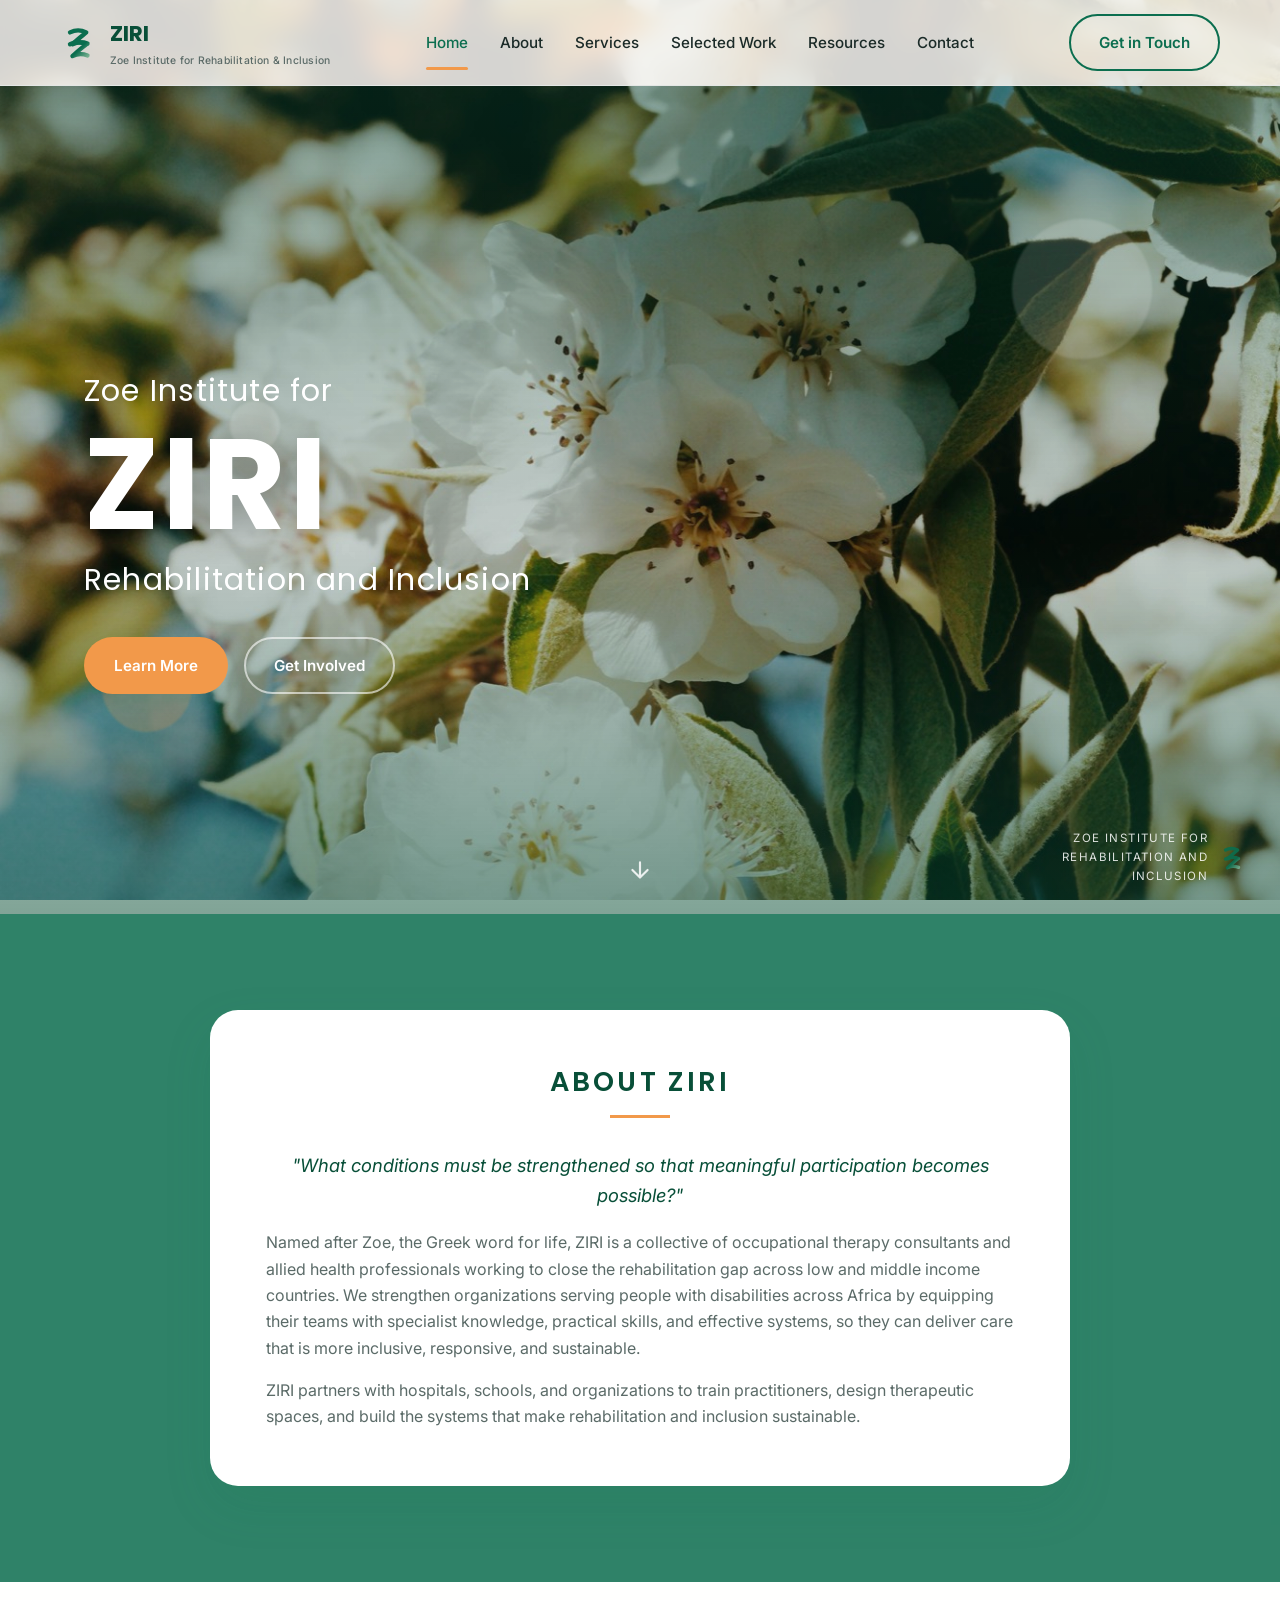
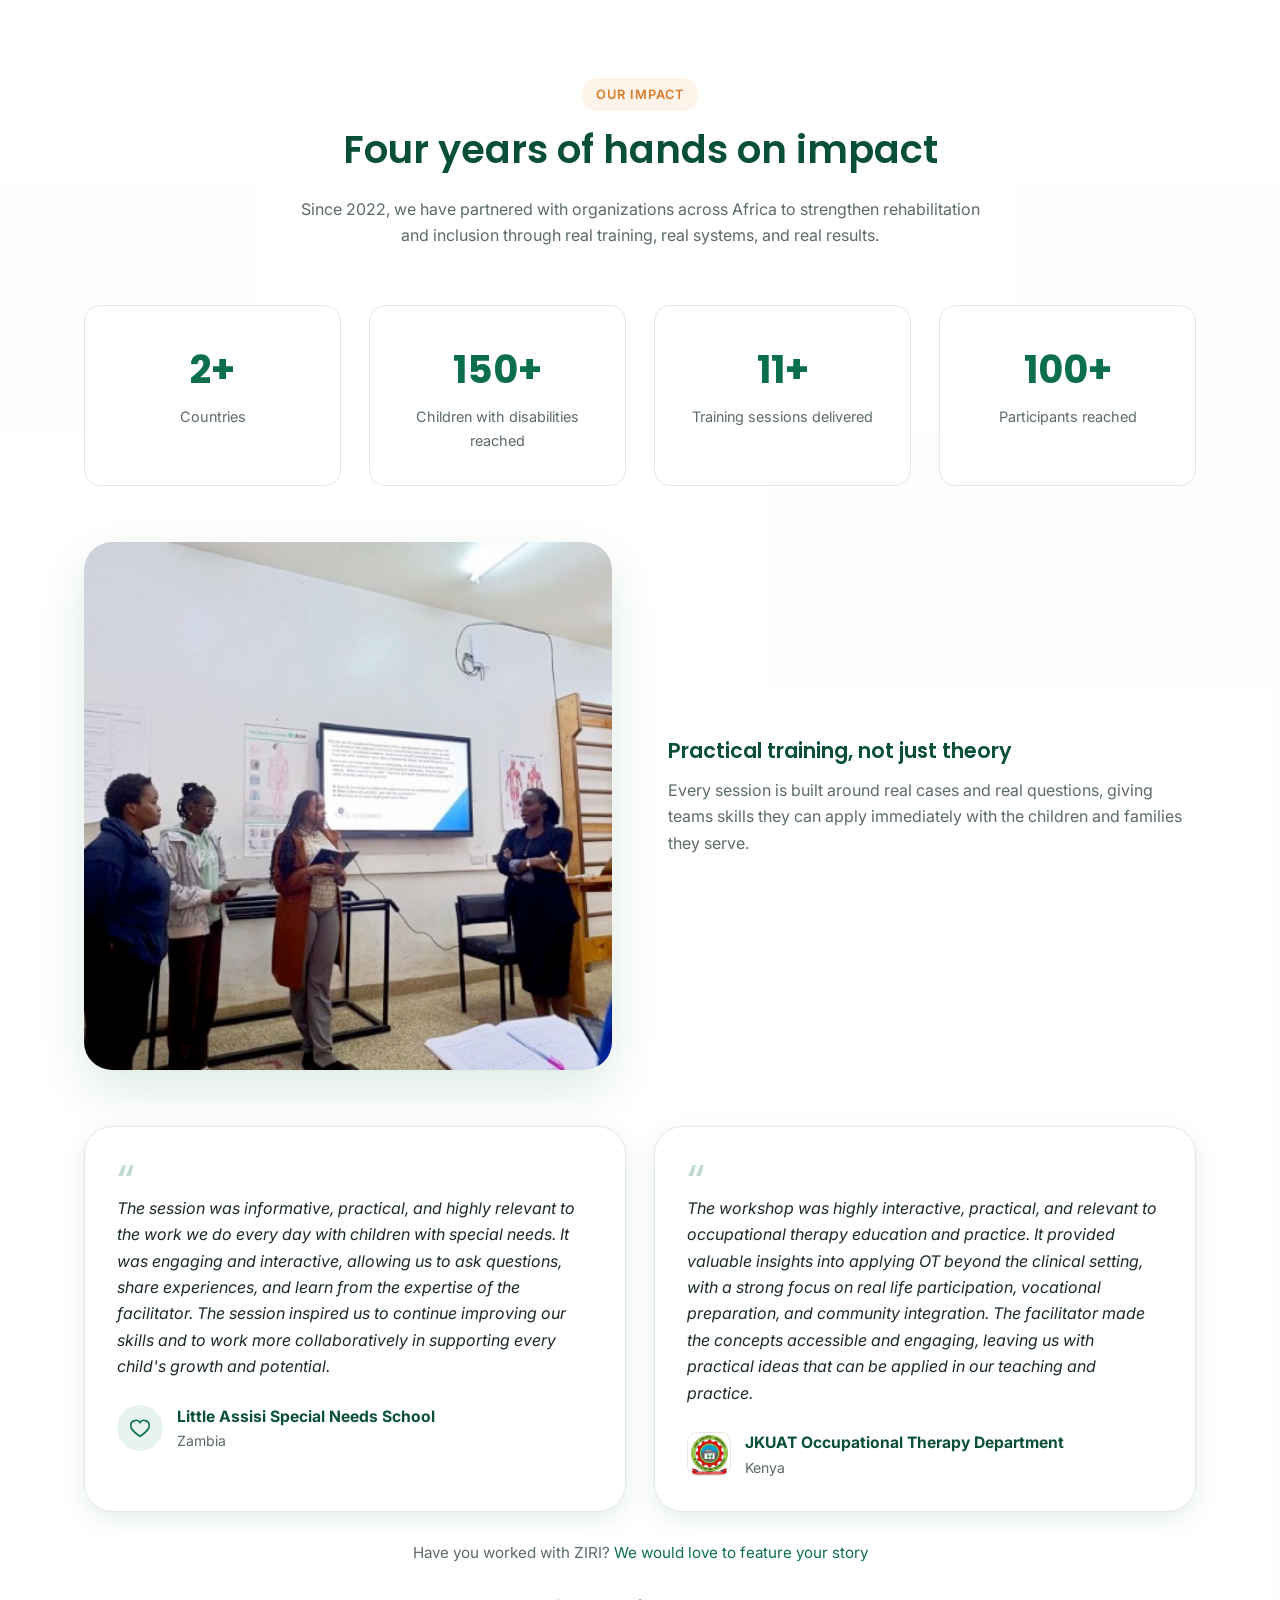
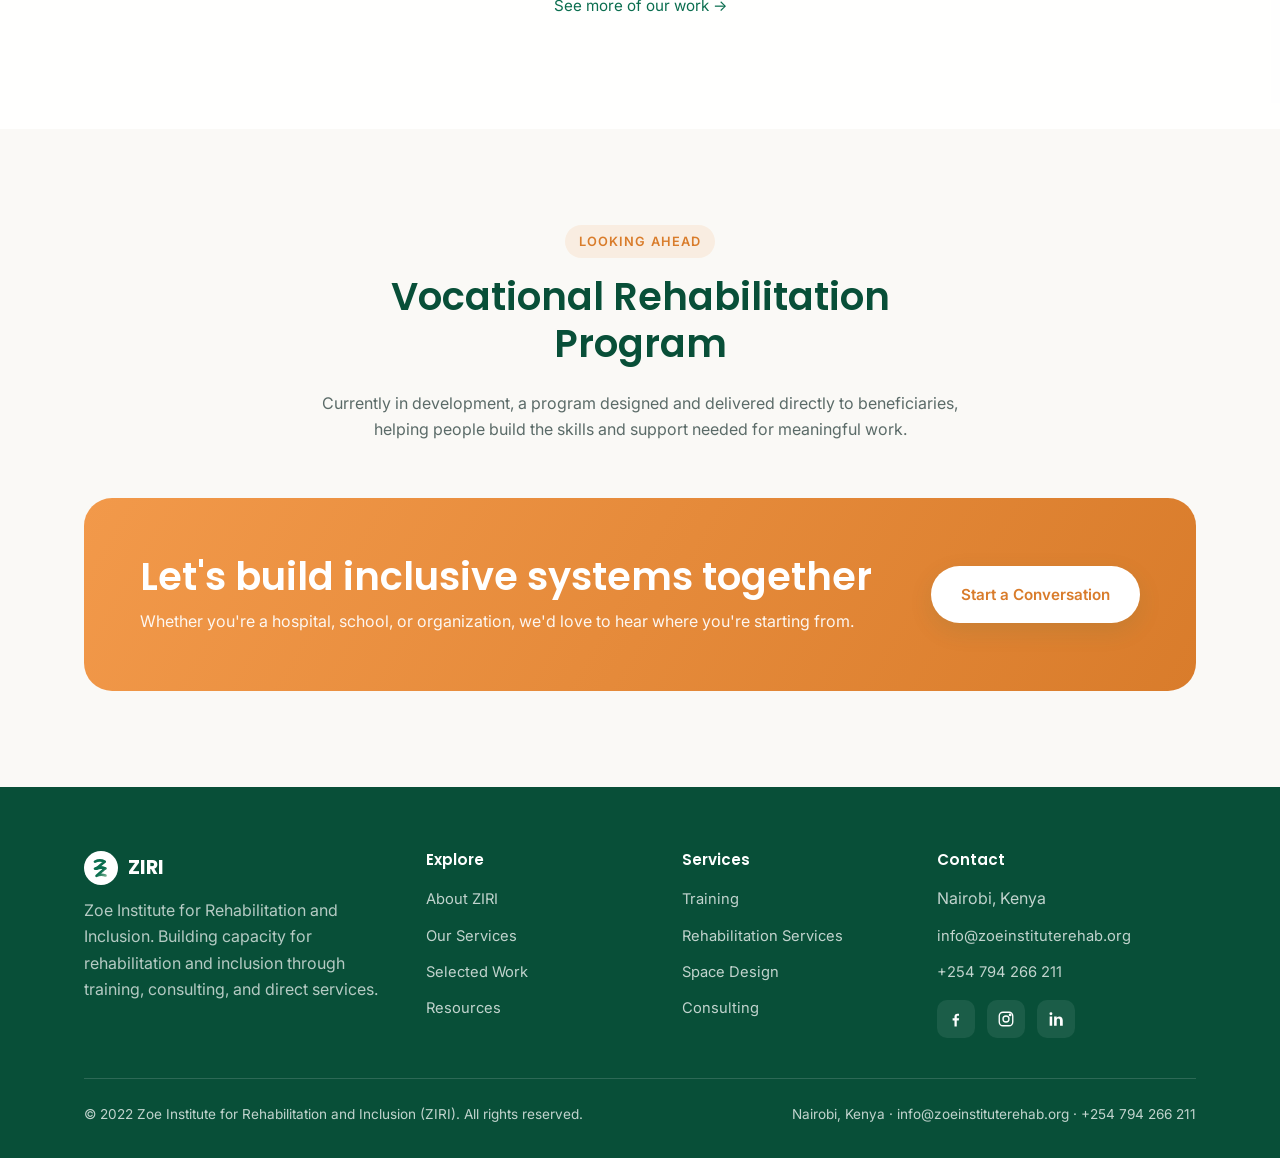
<file: WEBSITE/index.html>
<!DOCTYPE html>
<html lang="en">
<head>
<meta charset="UTF-8">
<meta name="viewport" content="width=device-width, initial-scale=1.0">
<title>ZIRI | Zoe Institute for Rehabilitation and Inclusion</title>
<meta name="description" content="Zoe Institute for Rehabilitation and Inclusion (ZIRI) builds capacity for rehabilitation and inclusion through training, consulting, therapeutic space design, and direct rehabilitation services.">
<link rel="icon" type="image/svg+xml" href="assets/logo.svg">
<link rel="preconnect" href="https://fonts.googleapis.com">
<link href="https://fonts.googleapis.com/css2?family=Inter:wght@400;500;600;700&family=Poppins:wght@500;600;700&display=swap" rel="stylesheet">
<link rel="stylesheet" href="css/styles.css">
</head>
<body class="home">
<div class="page-photo-bg" aria-hidden="true"></div>

<header class="site-header">
  <div class="container nav">
    <a href="index.html" class="brand">
      <img src="assets/logo.svg" alt="ZIRI logo">
      <span>ZIRI<span class="full-name">Zoe Institute for Rehabilitation &amp; Inclusion</span></span>
    </a>
    <nav>
      <ul class="nav-links">
        <li><a href="index.html" class="active">Home</a></li>
        <li><a href="about.html">About</a></li>
        <li><a href="services.html">Services</a></li>
        <li><a href="selected-work.html">Selected Work</a></li>
        <li><a href="resources.html">Resources</a></li>
        <li><a href="contact.html">Contact</a></li>
      </ul>
    </nav>
    <div class="nav-cta">
      <a href="contact.html" class="btn btn-ghost">Get in Touch</a>
      <button class="nav-toggle" aria-label="Toggle menu"><span></span><span></span><span></span></button>
    </div>
  </div>
</header>

<section class="hero" id="top">
  <div class="hero-overlay"></div>
  <div class="hero-float hero-float-1"></div>
  <div class="hero-float hero-float-2"></div>
  <div class="hero-float hero-float-3"></div>
  <div class="container">
    <span class="hero-eyebrow-text">Zoe Institute for</span>
    <h1 class="hero-title">ZIRI</h1>
    <span class="hero-subtitle">Rehabilitation and Inclusion</span>
    <div class="hero-actions">
      <a href="about.html" class="btn btn-primary">Learn More</a>
      <a href="contact.html" class="btn btn-outline">Get Involved</a>
    </div>
  </div>
  <div class="hero-credit">
    <span>Zoe Institute for<br>Rehabilitation and<br>Inclusion</span>
    <img src="assets/logo.svg" alt="ZIRI logo">
  </div>
  <a href="#about-ziri" class="scroll-indicator" aria-label="Scroll down">
    <svg viewBox="0 0 24 24" fill="none" stroke="currentColor" stroke-width="2" stroke-linecap="round" stroke-linejoin="round"><path d="M12 5v14M5 12l7 7 7-7"/></svg>
  </a>
</section>

<section id="about-ziri" style="background: rgba(11,110,79,0.85); padding: 96px 0;">
  <div class="container">
    <div class="reveal" style="background: var(--color-surface); max-width: 860px; margin: 0 auto; padding: 56px; border-radius: var(--radius-lg); box-shadow: var(--shadow-lg);">
      <h2 style="text-align: center; letter-spacing: 0.12em; text-transform: uppercase; font-size: 1.7rem;">About ZIRI</h2>
      <div style="width: 60px; height: 3px; background: var(--color-accent); margin: 16px auto 32px;"></div>
      <p style="text-align: center; font-style: italic; font-size: 1.15rem; color: var(--color-primary-dark);">"What conditions must be strengthened so that meaningful participation becomes possible?"</p>
      <p>Named after Zoe, the Greek word for life, ZIRI is a collective of occupational therapy consultants and allied health professionals working to close the rehabilitation gap across low and middle income countries. We strengthen organizations serving people with disabilities across Africa by equipping their teams with specialist knowledge, practical skills, and effective systems, so they can deliver care that is more inclusive, responsive, and sustainable.</p>
      <p style="margin-bottom: 0;">ZIRI partners with hospitals, schools, and organizations to train practitioners, design therapeutic spaces, and build the systems that make rehabilitation and inclusion sustainable.</p>
    </div>
  </div>
</section>

<section id="impact" class="section-alt">
  <div class="container">
    <div class="section-head">
      <span class="eyebrow">Our Impact</span>
      <h2>Four years of hands on impact</h2>
      <p>Since 2022, we have partnered with organizations across Africa to strengthen rehabilitation and inclusion through real training, real systems, and real results.</p>
    </div>

    <div class="grid grid-4" style="margin-bottom:56px;">
      <div class="stat-card reveal">
        <div class="stat-number">2+</div>
        <div class="stat-label">Countries</div>
      </div>
      <div class="stat-card reveal">
        <div class="stat-number">150+</div>
        <div class="stat-label">Children with disabilities reached</div>
      </div>
      <div class="stat-card reveal">
        <div class="stat-number">11+</div>
        <div class="stat-label">Training sessions delivered</div>
      </div>
      <div class="stat-card reveal">
        <div class="stat-number">100+</div>
        <div class="stat-label">Participants reached</div>
      </div>
    </div>

    <div class="two-col reveal" style="margin-bottom:56px;">
      <img src="assets/facilitator.jpg" alt="ZIRI facilitator leading an occupational therapy training session" style="border-radius:var(--radius-lg); box-shadow:var(--shadow-lg); width:100%; object-fit:cover;">
      <div>
        <h3>Practical training, not just theory</h3>
        <p>Every session is built around real cases and real questions, giving teams skills they can apply immediately with the children and families they serve.</p>
      </div>
    </div>

    <div class="grid grid-2" style="gap:28px;">
      <div class="testimonial-card compact reveal">
        <div class="testimonial-quote-mark">&ldquo;</div>
        <p class="testimonial-text">The session was informative, practical, and highly relevant to the work we do every day with children with special needs. It was engaging and interactive, allowing us to ask questions, share experiences, and learn from the expertise of the facilitator. The session inspired us to continue improving our skills and to work more collaboratively in supporting every child's growth and potential.</p>
        <div class="testimonial-attribution">
          <div class="testimonial-avatar">
            <svg viewBox="0 0 24 24" fill="none" stroke="currentColor" stroke-width="1.8"><path d="M12 21s-7-4.35-9.5-9C1 8 2.5 4.5 6 4a5 5 0 0 1 6 2 5 5 0 0 1 6-2c3.5.5 5 4 3.5 8-2.5 4.65-9.5 9-9.5 9Z"/></svg>
          </div>
          <div>
            <div class="testimonial-name">Little Assisi Special Needs School</div>
            <div class="testimonial-org">Zambia</div>
          </div>
        </div>
      </div>
      <div class="testimonial-card compact reveal">
        <div class="testimonial-quote-mark">&ldquo;</div>
        <p class="testimonial-text">The workshop was highly interactive, practical, and relevant to occupational therapy education and practice. It provided valuable insights into applying OT beyond the clinical setting, with a strong focus on real life participation, vocational preparation, and community integration. The facilitator made the concepts accessible and engaging, leaving us with practical ideas that can be applied in our teaching and practice.</p>
        <div class="testimonial-attribution">
          <img src="assets/jkuat-logo.jpg" alt="JKUAT logo" class="testimonial-logo">
          <div>
            <div class="testimonial-name">JKUAT Occupational Therapy Department</div>
            <div class="testimonial-org">Kenya</div>
          </div>
        </div>
      </div>
    </div>

    <p class="testimonial-note">Have you worked with ZIRI? <a href="contact.html">We would love to feature your story</a></p>
    <p class="testimonial-note"><a href="selected-work.html">See more of our work →</a></p>
  </div>
</section>

<section>
  <div class="container">
    <div class="section-head">
      <span class="eyebrow">Looking Ahead</span>
      <h2>Vocational Rehabilitation Program</h2>
      <p>Currently in development, a program designed and delivered directly to beneficiaries, helping people build the skills and support needed for meaningful work.</p>
    </div>
    <div class="cta-banner reveal">
      <div>
        <h2>Let's build inclusive systems together</h2>
        <p>Whether you're a hospital, school, or organization, we'd love to hear where you're starting from.</p>
      </div>
      <a href="contact.html" class="btn btn-primary">Start a Conversation</a>
    </div>
  </div>
</section>

<footer class="site-footer">
  <div class="container">
    <div class="footer-grid">
      <div>
        <div class="footer-brand"><img src="assets/logo.svg" alt="ZIRI logo">ZIRI</div>
        <p style="color:rgba(255,255,255,0.7);">Zoe Institute for Rehabilitation and Inclusion. Building capacity for rehabilitation and inclusion through training, consulting, and direct services.</p>
      </div>
      <div>
        <h4>Explore</h4>
        <ul>
          <li><a href="about.html">About ZIRI</a></li>
          <li><a href="services.html">Our Services</a></li>
          <li><a href="selected-work.html">Selected Work</a></li>
          <li><a href="resources.html">Resources</a></li>
        </ul>
      </div>
      <div>
        <h4>Services</h4>
        <ul>
          <li><a href="services.html#training">Training</a></li>
          <li><a href="services.html#rehabilitation">Rehabilitation Services</a></li>
          <li><a href="services.html#space-design">Space Design</a></li>
          <li><a href="services.html#consulting">Consulting</a></li>
        </ul>
      </div>
      <div>
        <h4>Contact</h4>
        <ul>
          <li>Nairobi, Kenya</li>
          <li><a href="mailto:info@zoeinstituterehab.org">info@zoeinstituterehab.org</a></li>
          <li><a href="tel:+254794266211">+254 794 266 211</a></li>
        </ul>
        <div class="social-row" style="margin-top:16px;">
          <a href="#" aria-label="Facebook"><svg viewBox="0 0 24 24" fill="#fff"><path d="M13 22v-8h2.7l.4-3H13V9c0-.9.2-1.5 1.5-1.5H16V5c-.3 0-1.2-.1-2.3-.1-2.3 0-3.7 1.4-3.7 3.9V11H7.5v3H10v8h3Z"/></svg></a>
          <a href="#" aria-label="Instagram"><svg viewBox="0 0 24 24" fill="none" stroke="#fff" stroke-width="1.8"><rect x="3" y="3" width="18" height="18" rx="5"/><circle cx="12" cy="12" r="4"/><circle cx="17.5" cy="6.5" r="1"/></svg></a>
          <a href="#" aria-label="LinkedIn"><svg viewBox="0 0 24 24" fill="#fff"><path d="M6.94 8.5H3.56V21h3.38V8.5ZM5.25 3a1.95 1.95 0 1 0 0 3.9 1.95 1.95 0 0 0 0-3.9ZM21 21v-6.9c0-3.7-2-5.4-4.6-5.4-2.1 0-3 1.15-3.5 1.95V8.5H9.5c.05 1 0 12.5 0 12.5h3.4v-7c0-.37.03-.75.14-1.02.3-.75 1-1.53 2.15-1.53 1.52 0 2.13 1.16 2.13 2.86V21H21Z"/></svg></a>
        </div>
      </div>
    </div>
    <div class="footer-bottom">
      <span>© 2022 Zoe Institute for Rehabilitation and Inclusion (ZIRI). All rights reserved.</span>
      <span>Nairobi, Kenya &middot; info@zoeinstituterehab.org &middot; +254 794 266 211</span>
    </div>
  </div>
</footer>

<script src="js/main.js"></script>
</body>
</html>
</file>
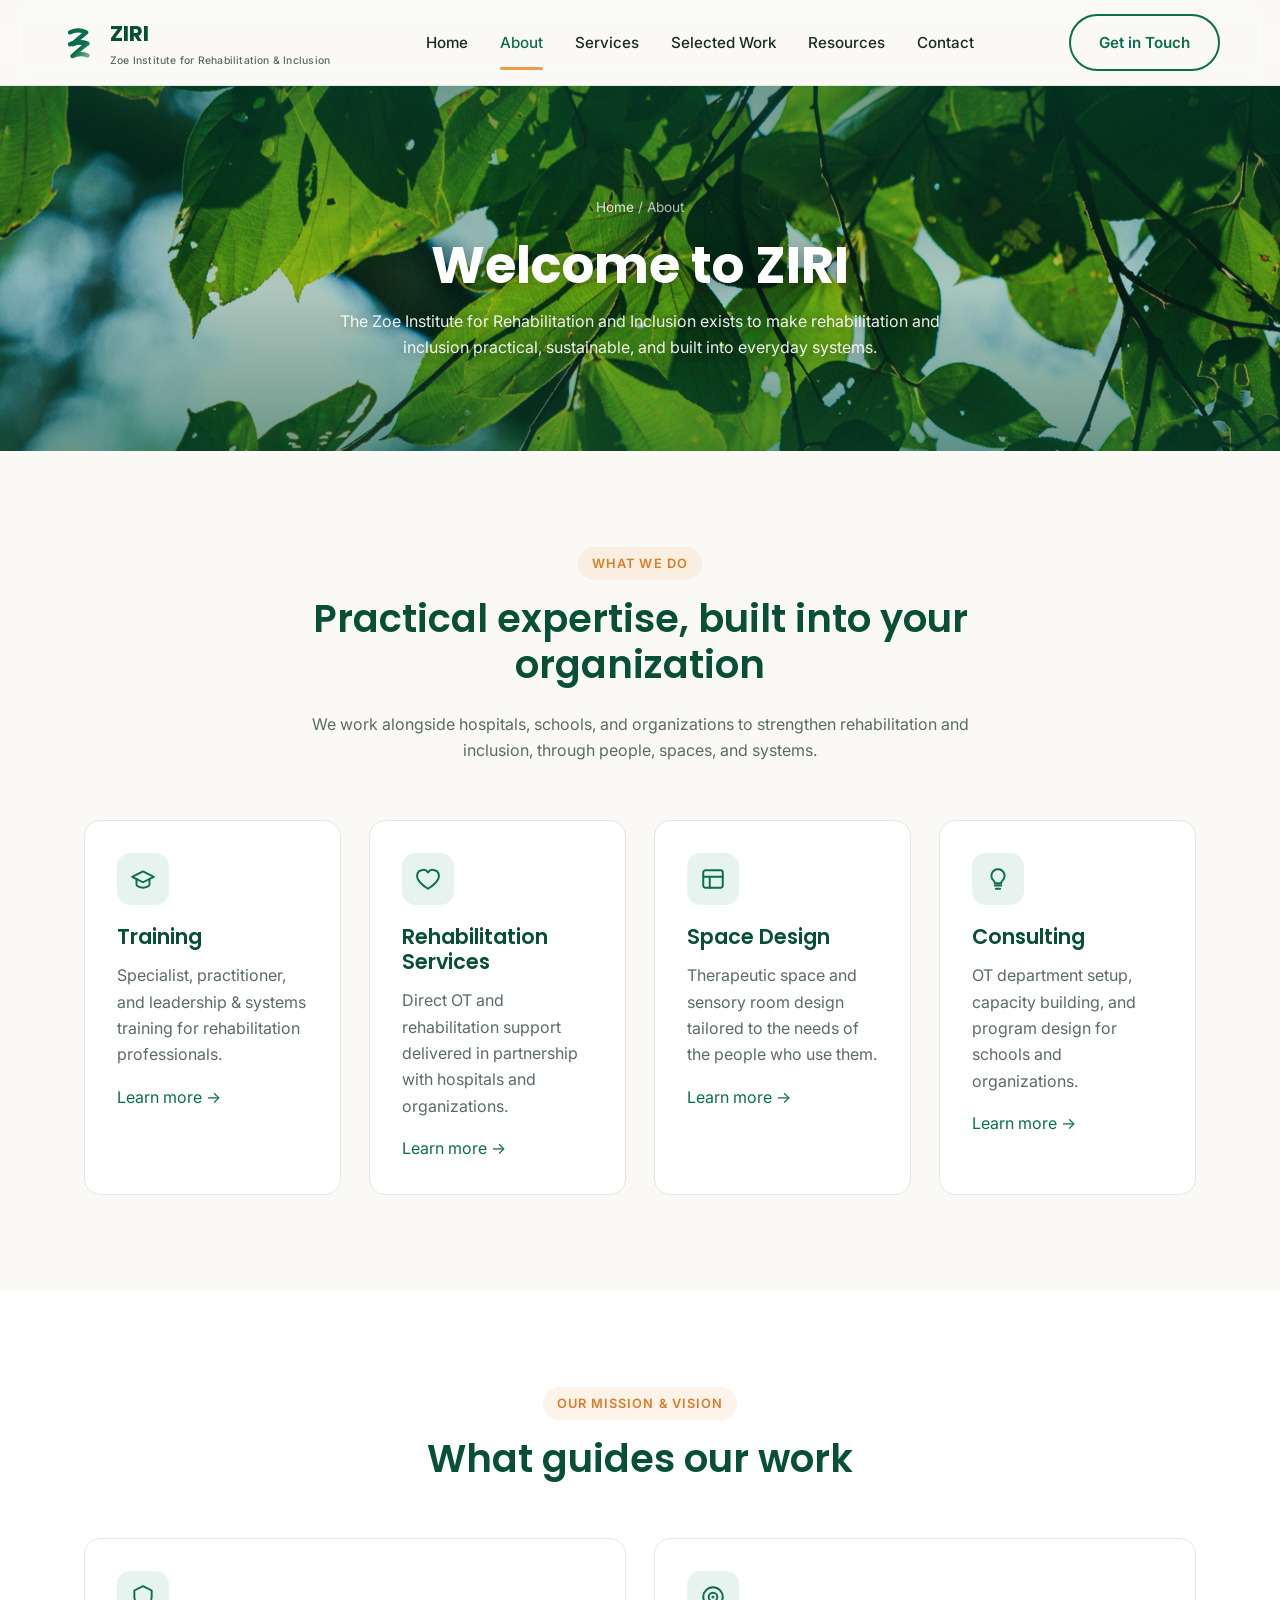
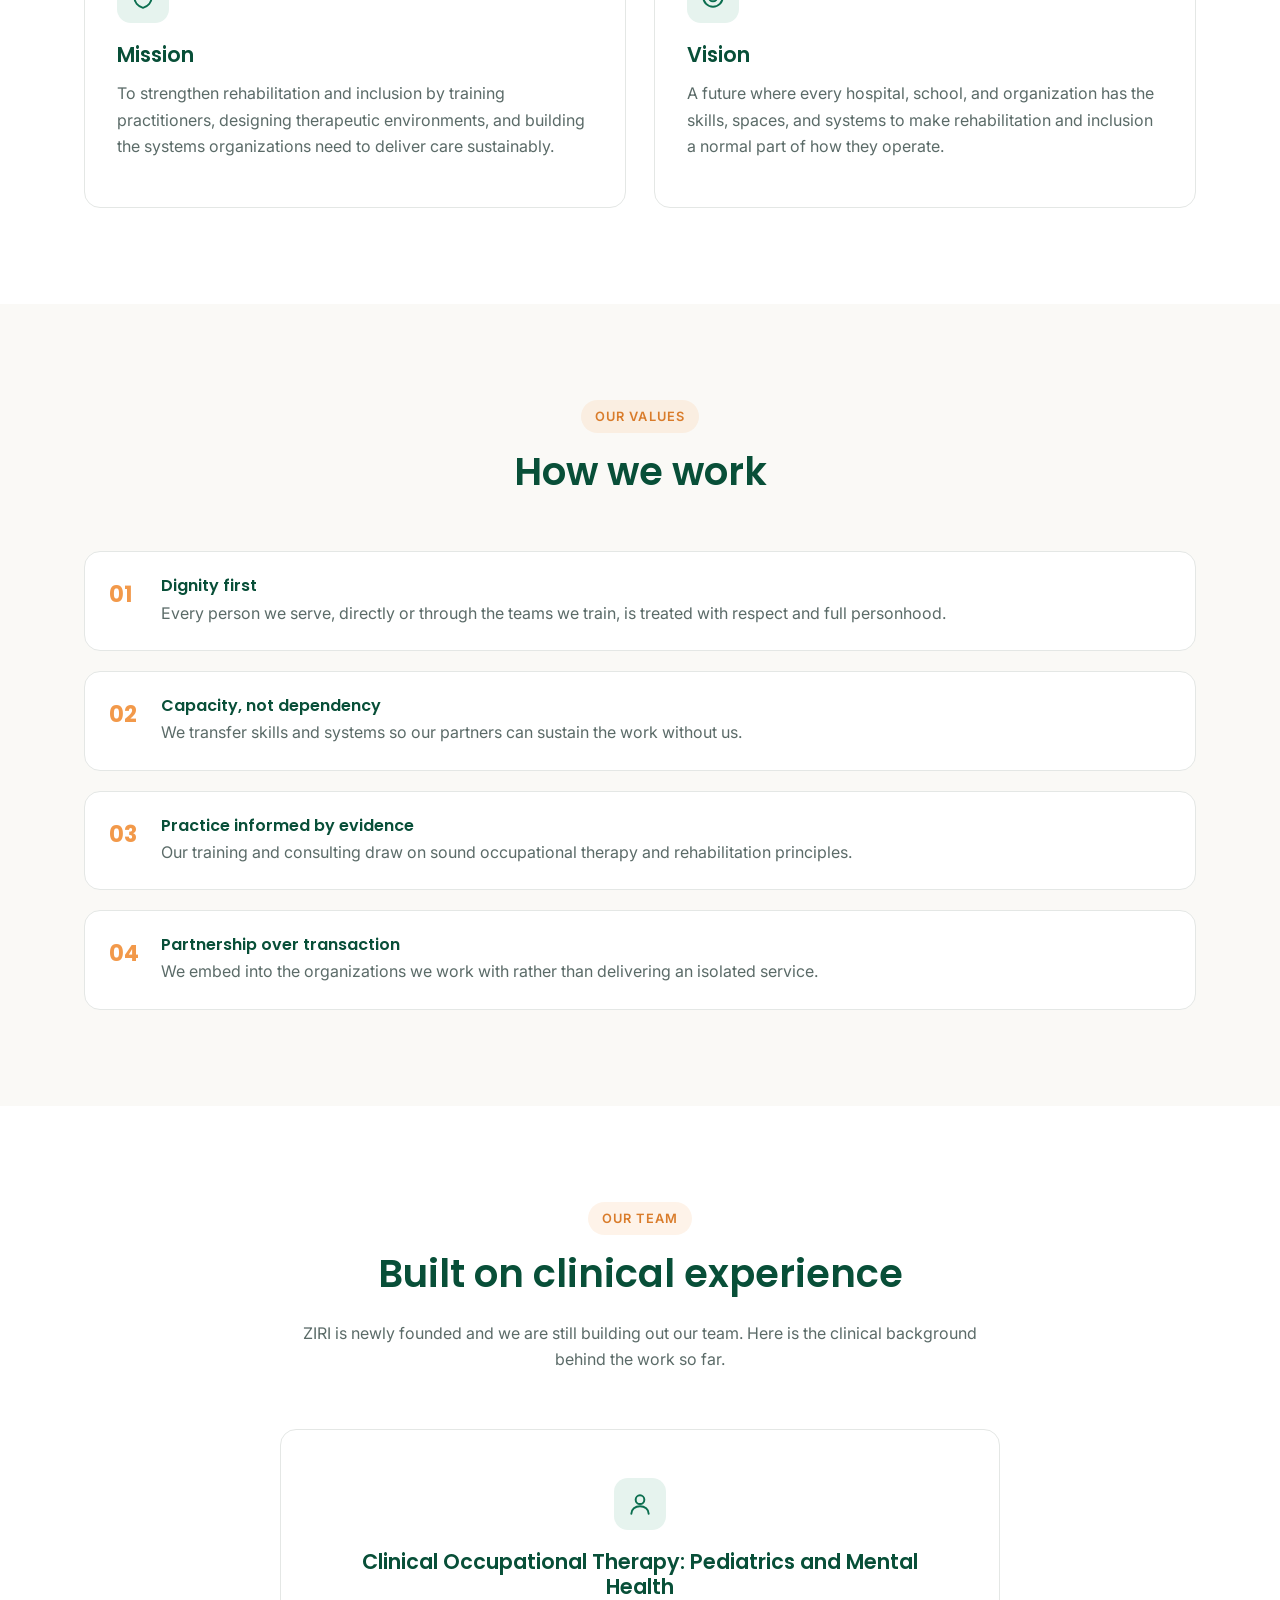
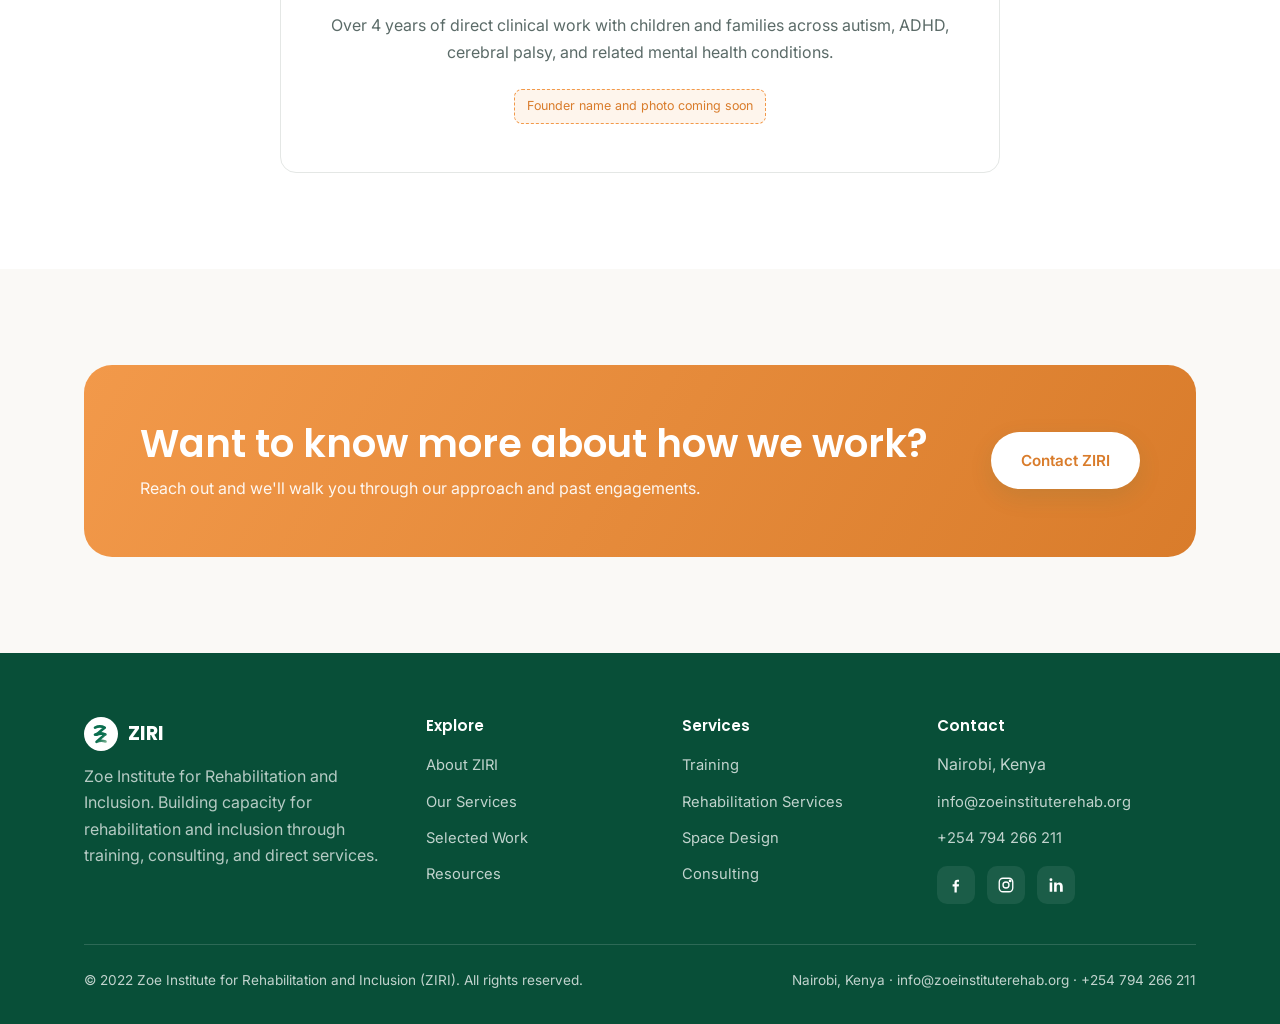
<file: WEBSITE/about.html>
<!DOCTYPE html>
<html lang="en">
<head>
<meta charset="UTF-8">
<meta name="viewport" content="width=device-width, initial-scale=1.0">
<title>About ZIRI | Zoe Institute for Rehabilitation and Inclusion</title>
<meta name="description" content="Learn about the mission, values, and team behind Zoe Institute for Rehabilitation and Inclusion (ZIRI).">
<link rel="icon" type="image/svg+xml" href="assets/logo.svg">
<link rel="preconnect" href="https://fonts.googleapis.com">
<link href="https://fonts.googleapis.com/css2?family=Inter:wght@400;500;600;700&family=Poppins:wght@500;600;700&display=swap" rel="stylesheet">
<link rel="stylesheet" href="css/styles.css">
</head>
<body>

<header class="site-header">
  <div class="container nav">
    <a href="index.html" class="brand">
      <img src="assets/logo.svg" alt="ZIRI logo">
      <span>ZIRI<span class="full-name">Zoe Institute for Rehabilitation &amp; Inclusion</span></span>
    </a>
    <nav>
      <ul class="nav-links">
        <li><a href="index.html">Home</a></li>
        <li><a href="about.html" class="active">About</a></li>
        <li><a href="services.html">Services</a></li>
        <li><a href="selected-work.html">Selected Work</a></li>
        <li><a href="resources.html">Resources</a></li>
        <li><a href="contact.html">Contact</a></li>
      </ul>
    </nav>
    <div class="nav-cta">
      <a href="contact.html" class="btn btn-ghost">Get in Touch</a>
      <button class="nav-toggle" aria-label="Toggle menu"><span></span><span></span><span></span></button>
    </div>
  </div>
</header>

<section class="page-hero">
  <div class="page-hero-bg" style="background-image:url('assets/about-bg.jpg')"></div>
  <div class="page-hero-overlay"></div>
  <div class="container">
    <div class="breadcrumb"><a href="index.html">Home</a> / About</div>
    <h1>Welcome to ZIRI</h1>
    <p>The Zoe Institute for Rehabilitation and Inclusion exists to make rehabilitation and inclusion practical, sustainable, and built into everyday systems.</p>
  </div>
</section>

<section id="what-we-do">
  <div class="container">
    <div class="section-head">
      <span class="eyebrow">What We Do</span>
      <h2>Practical expertise, built into your organization</h2>
      <p>We work alongside hospitals, schools, and organizations to strengthen rehabilitation and inclusion, through people, spaces, and systems.</p>
    </div>
    <div class="grid grid-4">
      <div class="card reveal">
        <div class="card-icon">
          <svg viewBox="0 0 24 24" fill="none" stroke="currentColor" stroke-width="1.8" stroke-linecap="round" stroke-linejoin="round"><path d="M22 10 12 5 2 10l10 5 10-5Z"/><path d="M6 12v5c0 1.5 3 3 6 3s6-1.5 6-3v-5"/></svg>
        </div>
        <h3>Training</h3>
        <p>Specialist, practitioner, and leadership &amp; systems training for rehabilitation professionals.</p>
        <a href="services.html#training">Learn more →</a>
      </div>
      <div class="card reveal">
        <div class="card-icon">
          <svg viewBox="0 0 24 24" fill="none" stroke="currentColor" stroke-width="1.8" stroke-linecap="round" stroke-linejoin="round"><path d="M12 21s-7-4.35-9.5-9C1 8 2.5 4.5 6 4a5 5 0 0 1 6 2 5 5 0 0 1 6-2c3.5.5 5 4 3.5 8-2.5 4.65-9.5 9-9.5 9Z"/></svg>
        </div>
        <h3>Rehabilitation Services</h3>
        <p>Direct OT and rehabilitation support delivered in partnership with hospitals and organizations.</p>
        <a href="services.html#rehabilitation">Learn more →</a>
      </div>
      <div class="card reveal">
        <div class="card-icon">
          <svg viewBox="0 0 24 24" fill="none" stroke="currentColor" stroke-width="1.8" stroke-linecap="round" stroke-linejoin="round"><rect x="3" y="4" width="18" height="16" rx="2"/><path d="M3 10h18M9 20V10"/></svg>
        </div>
        <h3>Space Design</h3>
        <p>Therapeutic space and sensory room design tailored to the needs of the people who use them.</p>
        <a href="services.html#space-design">Learn more →</a>
      </div>
      <div class="card reveal">
        <div class="card-icon">
          <svg viewBox="0 0 24 24" fill="none" stroke="currentColor" stroke-width="1.8" stroke-linecap="round" stroke-linejoin="round"><path d="M9 18h6M10 21h4M12 3a6 6 0 0 0-4 10.5c.6.5 1 1.3 1 2.1V16h6v-.4c0-.8.4-1.6 1-2.1A6 6 0 0 0 12 3Z"/></svg>
        </div>
        <h3>Consulting</h3>
        <p>OT department setup, capacity building, and program design for schools and organizations.</p>
        <a href="services.html#consulting">Learn more →</a>
      </div>
    </div>
  </div>
</section>

<section class="section-alt">
  <div class="container">
    <div class="section-head">
      <span class="eyebrow">Our Mission &amp; Vision</span>
      <h2>What guides our work</h2>
    </div>
    <div class="grid grid-2">
      <div class="card reveal">
        <div class="card-icon">
          <svg viewBox="0 0 24 24" fill="none" stroke="currentColor" stroke-width="1.8" stroke-linecap="round" stroke-linejoin="round"><path d="M12 2 4 6v6c0 5 3.4 8.7 8 10 4.6-1.3 8-5 8-10V6l-8-4Z"/></svg>
        </div>
        <h3>Mission</h3>
        <p>To strengthen rehabilitation and inclusion by training practitioners, designing therapeutic environments, and building the systems organizations need to deliver care sustainably.</p>
      </div>
      <div class="card reveal">
        <div class="card-icon">
          <svg viewBox="0 0 24 24" fill="none" stroke="currentColor" stroke-width="1.8" stroke-linecap="round" stroke-linejoin="round"><circle cx="12" cy="12" r="9"/><circle cx="12" cy="12" r="4"/><circle cx="12" cy="12" r=".5" fill="currentColor"/></svg>
        </div>
        <h3>Vision</h3>
        <p>A future where every hospital, school, and organization has the skills, spaces, and systems to make rehabilitation and inclusion a normal part of how they operate.</p>
      </div>
    </div>
  </div>
</section>

<section>
  <div class="container">
    <div class="section-head">
      <span class="eyebrow">Our Values</span>
      <h2>How we work</h2>
    </div>
    <ul class="values-list">
      <li class="reveal"><span class="num">01</span><div><h4 style="margin:0 0 4px;">Dignity first</h4><p style="margin:0;">Every person we serve, directly or through the teams we train, is treated with respect and full personhood.</p></div></li>
      <li class="reveal"><span class="num">02</span><div><h4 style="margin:0 0 4px;">Capacity, not dependency</h4><p style="margin:0;">We transfer skills and systems so our partners can sustain the work without us.</p></div></li>
      <li class="reveal"><span class="num">03</span><div><h4 style="margin:0 0 4px;">Practice informed by evidence</h4><p style="margin:0;">Our training and consulting draw on sound occupational therapy and rehabilitation principles.</p></div></li>
      <li class="reveal"><span class="num">04</span><div><h4 style="margin:0 0 4px;">Partnership over transaction</h4><p style="margin:0;">We embed into the organizations we work with rather than delivering an isolated service.</p></div></li>
    </ul>
  </div>
</section>

<section class="section-alt">
  <div class="container">
    <div class="section-head">
      <span class="eyebrow">Our Team</span>
      <h2>Built on clinical experience</h2>
      <p>ZIRI is newly founded and we are still building out our team. Here is the clinical background behind the work so far.</p>
    </div>
    <div class="card reveal" style="max-width: 720px; margin: 0 auto; text-align: center; padding: 48px;">
      <div class="card-icon" style="margin: 0 auto 20px;">
        <svg viewBox="0 0 24 24" fill="none" stroke="currentColor" stroke-width="1.8" stroke-linecap="round" stroke-linejoin="round"><circle cx="12" cy="8" r="4"/><path d="M4 21c0-4 3.6-7 8-7s8 3 8 7"/></svg>
      </div>
      <h3>Clinical Occupational Therapy: Pediatrics and Mental Health</h3>
      <p>Over 4 years of direct clinical work with children and families across autism, ADHD, cerebral palsy, and related mental health conditions.</p>
      <span class="placeholder-note">Founder name and photo coming soon</span>
    </div>
  </div>
</section>

<section>
  <div class="container">
    <div class="cta-banner reveal">
      <div>
        <h2>Want to know more about how we work?</h2>
        <p>Reach out and we'll walk you through our approach and past engagements.</p>
      </div>
      <a href="contact.html" class="btn btn-primary">Contact ZIRI</a>
    </div>
  </div>
</section>

<footer class="site-footer">
  <div class="container">
    <div class="footer-grid">
      <div>
        <div class="footer-brand"><img src="assets/logo.svg" alt="ZIRI logo">ZIRI</div>
        <p style="color:rgba(255,255,255,0.7);">Zoe Institute for Rehabilitation and Inclusion. Building capacity for rehabilitation and inclusion through training, consulting, and direct services.</p>
      </div>
      <div>
        <h4>Explore</h4>
        <ul>
          <li><a href="about.html">About ZIRI</a></li>
          <li><a href="services.html">Our Services</a></li>
          <li><a href="selected-work.html">Selected Work</a></li>
          <li><a href="resources.html">Resources</a></li>
        </ul>
      </div>
      <div>
        <h4>Services</h4>
        <ul>
          <li><a href="services.html#training">Training</a></li>
          <li><a href="services.html#rehabilitation">Rehabilitation Services</a></li>
          <li><a href="services.html#space-design">Space Design</a></li>
          <li><a href="services.html#consulting">Consulting</a></li>
        </ul>
      </div>
      <div>
        <h4>Contact</h4>
        <ul>
          <li>Nairobi, Kenya</li>
          <li><a href="mailto:info@zoeinstituterehab.org">info@zoeinstituterehab.org</a></li>
          <li><a href="tel:+254794266211">+254 794 266 211</a></li>
        </ul>
        <div class="social-row" style="margin-top:16px;">
          <a href="#" aria-label="Facebook"><svg viewBox="0 0 24 24" fill="#fff"><path d="M13 22v-8h2.7l.4-3H13V9c0-.9.2-1.5 1.5-1.5H16V5c-.3 0-1.2-.1-2.3-.1-2.3 0-3.7 1.4-3.7 3.9V11H7.5v3H10v8h3Z"/></svg></a>
          <a href="#" aria-label="Instagram"><svg viewBox="0 0 24 24" fill="none" stroke="#fff" stroke-width="1.8"><rect x="3" y="3" width="18" height="18" rx="5"/><circle cx="12" cy="12" r="4"/><circle cx="17.5" cy="6.5" r="1"/></svg></a>
          <a href="#" aria-label="LinkedIn"><svg viewBox="0 0 24 24" fill="#fff"><path d="M6.94 8.5H3.56V21h3.38V8.5ZM5.25 3a1.95 1.95 0 1 0 0 3.9 1.95 1.95 0 0 0 0-3.9ZM21 21v-6.9c0-3.7-2-5.4-4.6-5.4-2.1 0-3 1.15-3.5 1.95V8.5H9.5c.05 1 0 12.5 0 12.5h3.4v-7c0-.37.03-.75.14-1.02.3-.75 1-1.53 2.15-1.53 1.52 0 2.13 1.16 2.13 2.86V21H21Z"/></svg></a>
        </div>
      </div>
    </div>
    <div class="footer-bottom">
      <span>© 2022 Zoe Institute for Rehabilitation and Inclusion (ZIRI). All rights reserved.</span>
      <span>Nairobi, Kenya &middot; info@zoeinstituterehab.org &middot; +254 794 266 211</span>
    </div>
  </div>
</footer>

<script src="js/main.js"></script>
</body>
</html>
</file>
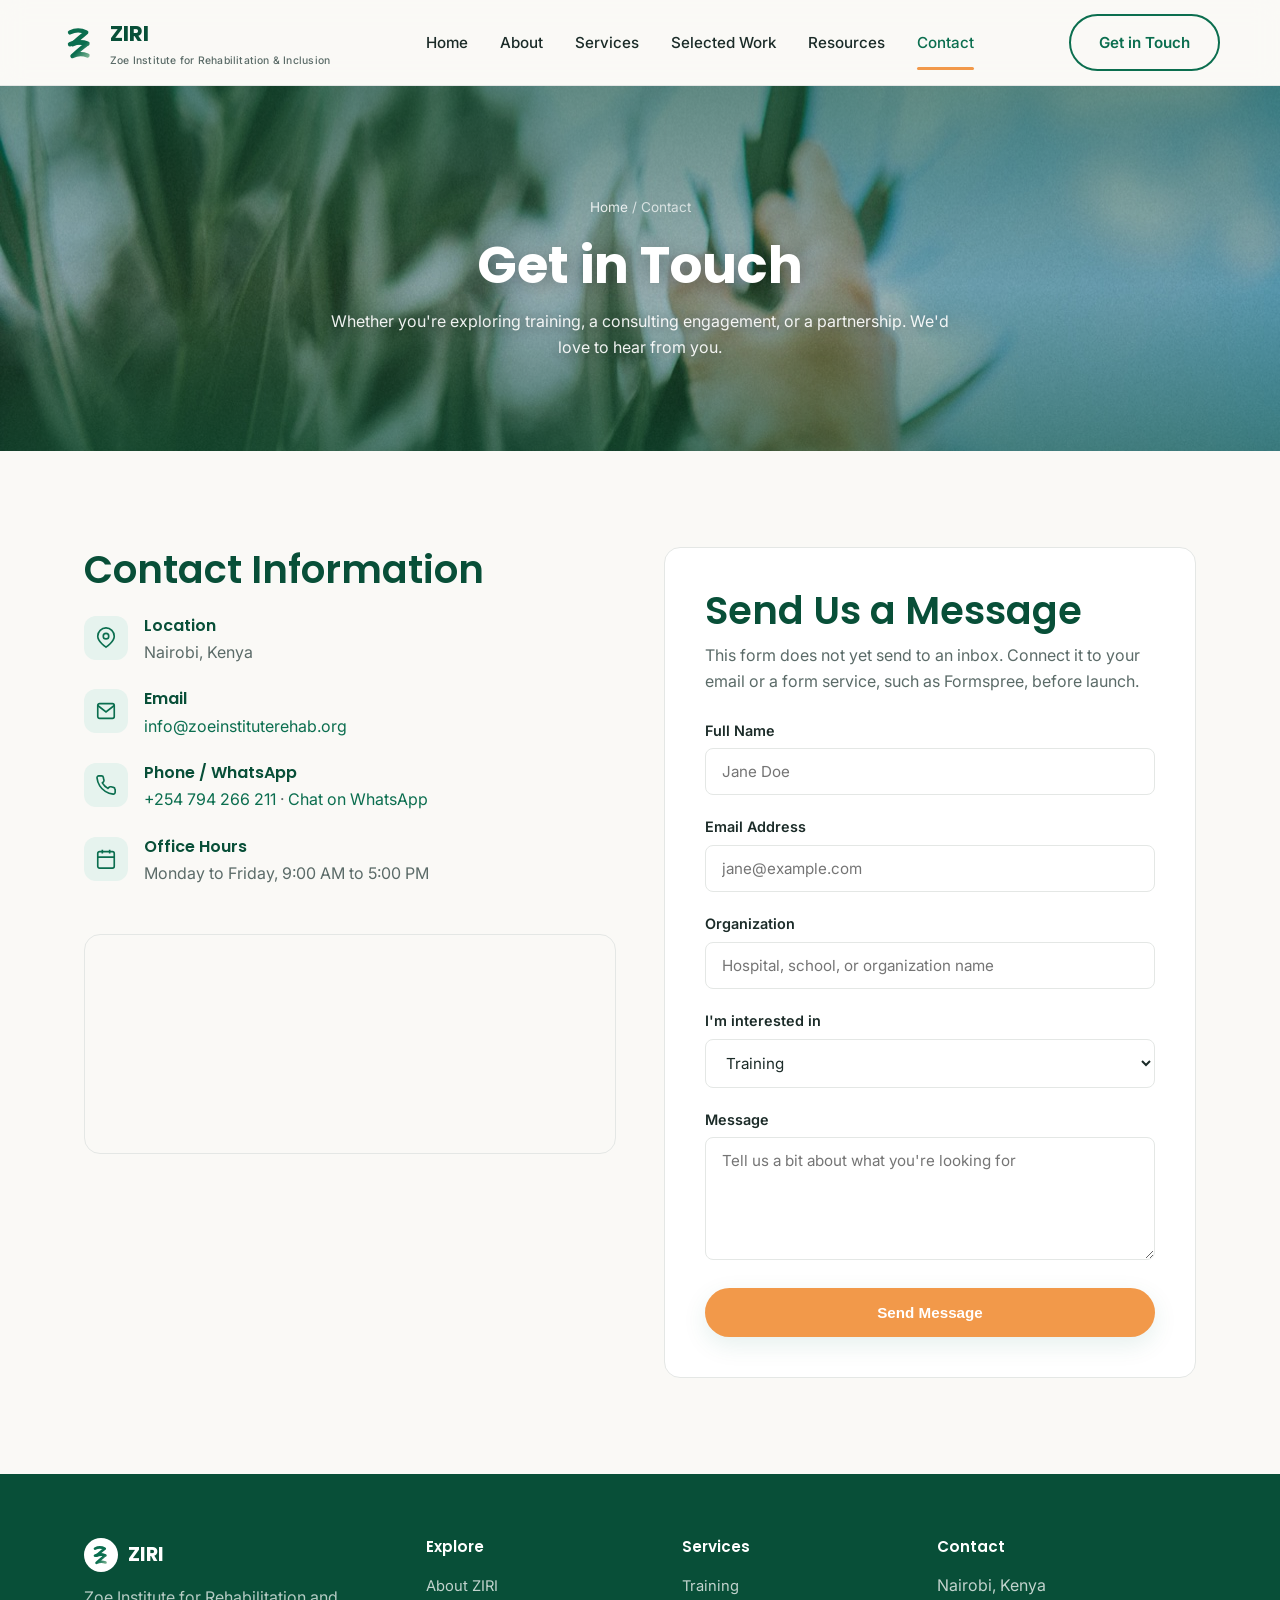
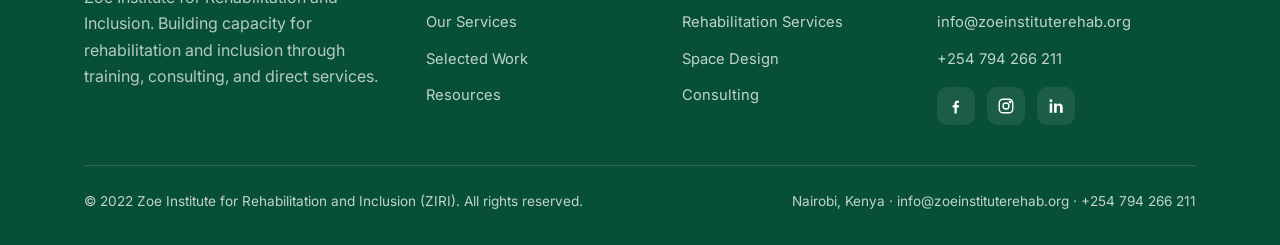
<file: WEBSITE/contact.html>
<!DOCTYPE html>
<html lang="en">
<head>
<meta charset="UTF-8">
<meta name="viewport" content="width=device-width, initial-scale=1.0">
<title>Contact | ZIRI | Zoe Institute for Rehabilitation and Inclusion</title>
<meta name="description" content="Get in touch with the Zoe Institute for Rehabilitation and Inclusion (ZIRI) to discuss training, consulting, or partnership.">
<link rel="icon" type="image/svg+xml" href="assets/logo.svg">
<link rel="preconnect" href="https://fonts.googleapis.com">
<link href="https://fonts.googleapis.com/css2?family=Inter:wght@400;500;600;700&family=Poppins:wght@500;600;700&display=swap" rel="stylesheet">
<link rel="stylesheet" href="css/styles.css">
</head>
<body>

<header class="site-header">
  <div class="container nav">
    <a href="index.html" class="brand">
      <img src="assets/logo.svg" alt="ZIRI logo">
      <span>ZIRI<span class="full-name">Zoe Institute for Rehabilitation &amp; Inclusion</span></span>
    </a>
    <nav>
      <ul class="nav-links">
        <li><a href="index.html">Home</a></li>
        <li><a href="about.html">About</a></li>
        <li><a href="services.html">Services</a></li>
        <li><a href="selected-work.html">Selected Work</a></li>
        <li><a href="resources.html">Resources</a></li>
        <li><a href="contact.html" class="active">Contact</a></li>
      </ul>
    </nav>
    <div class="nav-cta">
      <a href="contact.html" class="btn btn-ghost">Get in Touch</a>
      <button class="nav-toggle" aria-label="Toggle menu"><span></span><span></span><span></span></button>
    </div>
  </div>
</header>

<section class="page-hero">
  <div class="page-hero-bg" style="background-image:url('assets/contact-bg.jpg')"></div>
  <div class="page-hero-overlay"></div>
  <div class="container">
    <div class="breadcrumb"><a href="index.html">Home</a> / Contact</div>
    <h1>Get in Touch</h1>
    <p>Whether you're exploring training, a consulting engagement, or a partnership. We'd love to hear from you.</p>
  </div>
</section>

<section>
  <div class="container contact-grid">
    <div class="reveal">
      <h2>Contact Information</h2>

      <div class="info-item">
        <div class="icon"><svg viewBox="0 0 24 24" fill="none" stroke="currentColor" stroke-width="1.8"><path d="M21 10c0 6-9 12-9 12s-9-6-9-12a9 9 0 0 1 18 0Z"/><circle cx="12" cy="10" r="3"/></svg></div>
        <div>
          <h4>Location</h4>
          <p>Nairobi, Kenya</p>
        </div>
      </div>

      <div class="info-item">
        <div class="icon"><svg viewBox="0 0 24 24" fill="none" stroke="currentColor" stroke-width="1.8"><path d="m3 6 9 7 9-7"/><rect x="3" y="4" width="18" height="16" rx="2"/></svg></div>
        <div>
          <h4>Email</h4>
          <p><a href="mailto:info@zoeinstituterehab.org">info@zoeinstituterehab.org</a></p>
        </div>
      </div>

      <div class="info-item">
        <div class="icon"><svg viewBox="0 0 24 24" fill="none" stroke="currentColor" stroke-width="1.8"><path d="M22 16.9v3a2 2 0 0 1-2.2 2 19.8 19.8 0 0 1-8.6-3 19.5 19.5 0 0 1-6-6 19.8 19.8 0 0 1-3-8.7A2 2 0 0 1 4.1 2h3a2 2 0 0 1 2 1.7c.1.9.3 1.8.6 2.7a2 2 0 0 1-.5 2.1L8 9.7a16 16 0 0 0 6 6l1.2-1.2a2 2 0 0 1 2.1-.5c.9.3 1.8.5 2.7.6a2 2 0 0 1 1.7 2Z"/></svg></div>
        <div>
          <h4>Phone / WhatsApp</h4>
          <p><a href="tel:+254794266211">+254 794 266 211</a> &middot; <a href="https://wa.me/254794266211" target="_blank" rel="noopener">Chat on WhatsApp</a></p>
        </div>
      </div>

      <div class="info-item">
        <div class="icon"><svg viewBox="0 0 24 24" fill="none" stroke="currentColor" stroke-width="1.8"><rect x="3" y="4" width="18" height="18" rx="2"/><path d="M16 2v4M8 2v4M3 10h18"/></svg></div>
        <div>
          <h4>Office Hours</h4>
          <p>Monday to Friday, 9:00 AM to 5:00 PM</p>
        </div>
      </div>

      <iframe title="Map of Nairobi, Kenya" src="https://www.google.com/maps?q=Nairobi,+Kenya&output=embed" style="margin-top:24px; width:100%; height:220px; border:1px solid var(--color-border); border-radius:var(--radius-md);" loading="lazy" referrerpolicy="no-referrer-when-downgrade"></iframe>
    </div>

    <div class="reveal">
      <div class="card" style="padding:40px;">
        <h2 style="margin-bottom:8px;">Send Us a Message</h2>
        <p style="margin-bottom:24px;">This form does not yet send to an inbox. Connect it to your email or a form service, such as Formspree, before launch.</p>
        <form id="contact-form">
          <div class="form-field">
            <label for="name">Full Name</label>
            <input type="text" id="name" name="name" required placeholder="Jane Doe">
          </div>
          <div class="form-field">
            <label for="email">Email Address</label>
            <input type="email" id="email" name="email" required placeholder="jane@example.com">
          </div>
          <div class="form-field">
            <label for="organization">Organization</label>
            <input type="text" id="organization" name="organization" placeholder="Hospital, school, or organization name">
          </div>
          <div class="form-field">
            <label for="interest">I'm interested in</label>
            <select id="interest" name="interest">
              <option>Training</option>
              <option>Rehabilitation Services</option>
              <option>Space Design</option>
              <option>Consulting</option>
              <option>Something else</option>
            </select>
          </div>
          <div class="form-field">
            <label for="message">Message</label>
            <textarea id="message" name="message" rows="5" required placeholder="Tell us a bit about what you're looking for"></textarea>
          </div>
          <button type="submit" class="btn btn-primary" style="width:100%; justify-content:center;">Send Message</button>
          <p id="form-status" style="display:none; margin-top:16px; font-size:0.9rem; color:var(--color-primary-dark); background:var(--color-primary-light); padding:12px 16px; border-radius:8px;"></p>
        </form>
      </div>
    </div>
  </div>
</section>

<footer class="site-footer">
  <div class="container">
    <div class="footer-grid">
      <div>
        <div class="footer-brand"><img src="assets/logo.svg" alt="ZIRI logo">ZIRI</div>
        <p style="color:rgba(255,255,255,0.7);">Zoe Institute for Rehabilitation and Inclusion. Building capacity for rehabilitation and inclusion through training, consulting, and direct services.</p>
      </div>
      <div>
        <h4>Explore</h4>
        <ul>
          <li><a href="about.html">About ZIRI</a></li>
          <li><a href="services.html">Our Services</a></li>
          <li><a href="selected-work.html">Selected Work</a></li>
          <li><a href="resources.html">Resources</a></li>
        </ul>
      </div>
      <div>
        <h4>Services</h4>
        <ul>
          <li><a href="services.html#training">Training</a></li>
          <li><a href="services.html#rehabilitation">Rehabilitation Services</a></li>
          <li><a href="services.html#space-design">Space Design</a></li>
          <li><a href="services.html#consulting">Consulting</a></li>
        </ul>
      </div>
      <div>
        <h4>Contact</h4>
        <ul>
          <li>Nairobi, Kenya</li>
          <li><a href="mailto:info@zoeinstituterehab.org">info@zoeinstituterehab.org</a></li>
          <li><a href="tel:+254794266211">+254 794 266 211</a></li>
        </ul>
        <div class="social-row" style="margin-top:16px;">
          <a href="#" aria-label="Facebook"><svg viewBox="0 0 24 24" fill="#fff"><path d="M13 22v-8h2.7l.4-3H13V9c0-.9.2-1.5 1.5-1.5H16V5c-.3 0-1.2-.1-2.3-.1-2.3 0-3.7 1.4-3.7 3.9V11H7.5v3H10v8h3Z"/></svg></a>
          <a href="#" aria-label="Instagram"><svg viewBox="0 0 24 24" fill="none" stroke="#fff" stroke-width="1.8"><rect x="3" y="3" width="18" height="18" rx="5"/><circle cx="12" cy="12" r="4"/><circle cx="17.5" cy="6.5" r="1"/></svg></a>
          <a href="#" aria-label="LinkedIn"><svg viewBox="0 0 24 24" fill="#fff"><path d="M6.94 8.5H3.56V21h3.38V8.5ZM5.25 3a1.95 1.95 0 1 0 0 3.9 1.95 1.95 0 0 0 0-3.9ZM21 21v-6.9c0-3.7-2-5.4-4.6-5.4-2.1 0-3 1.15-3.5 1.95V8.5H9.5c.05 1 0 12.5 0 12.5h3.4v-7c0-.37.03-.75.14-1.02.3-.75 1-1.53 2.15-1.53 1.52 0 2.13 1.16 2.13 2.86V21H21Z"/></svg></a>
        </div>
      </div>
    </div>
    <div class="footer-bottom">
      <span>© 2022 Zoe Institute for Rehabilitation and Inclusion (ZIRI). All rights reserved.</span>
      <span>Nairobi, Kenya &middot; info@zoeinstituterehab.org &middot; +254 794 266 211</span>
    </div>
  </div>
</footer>

<script src="js/main.js"></script>
</body>
</html>
</file>
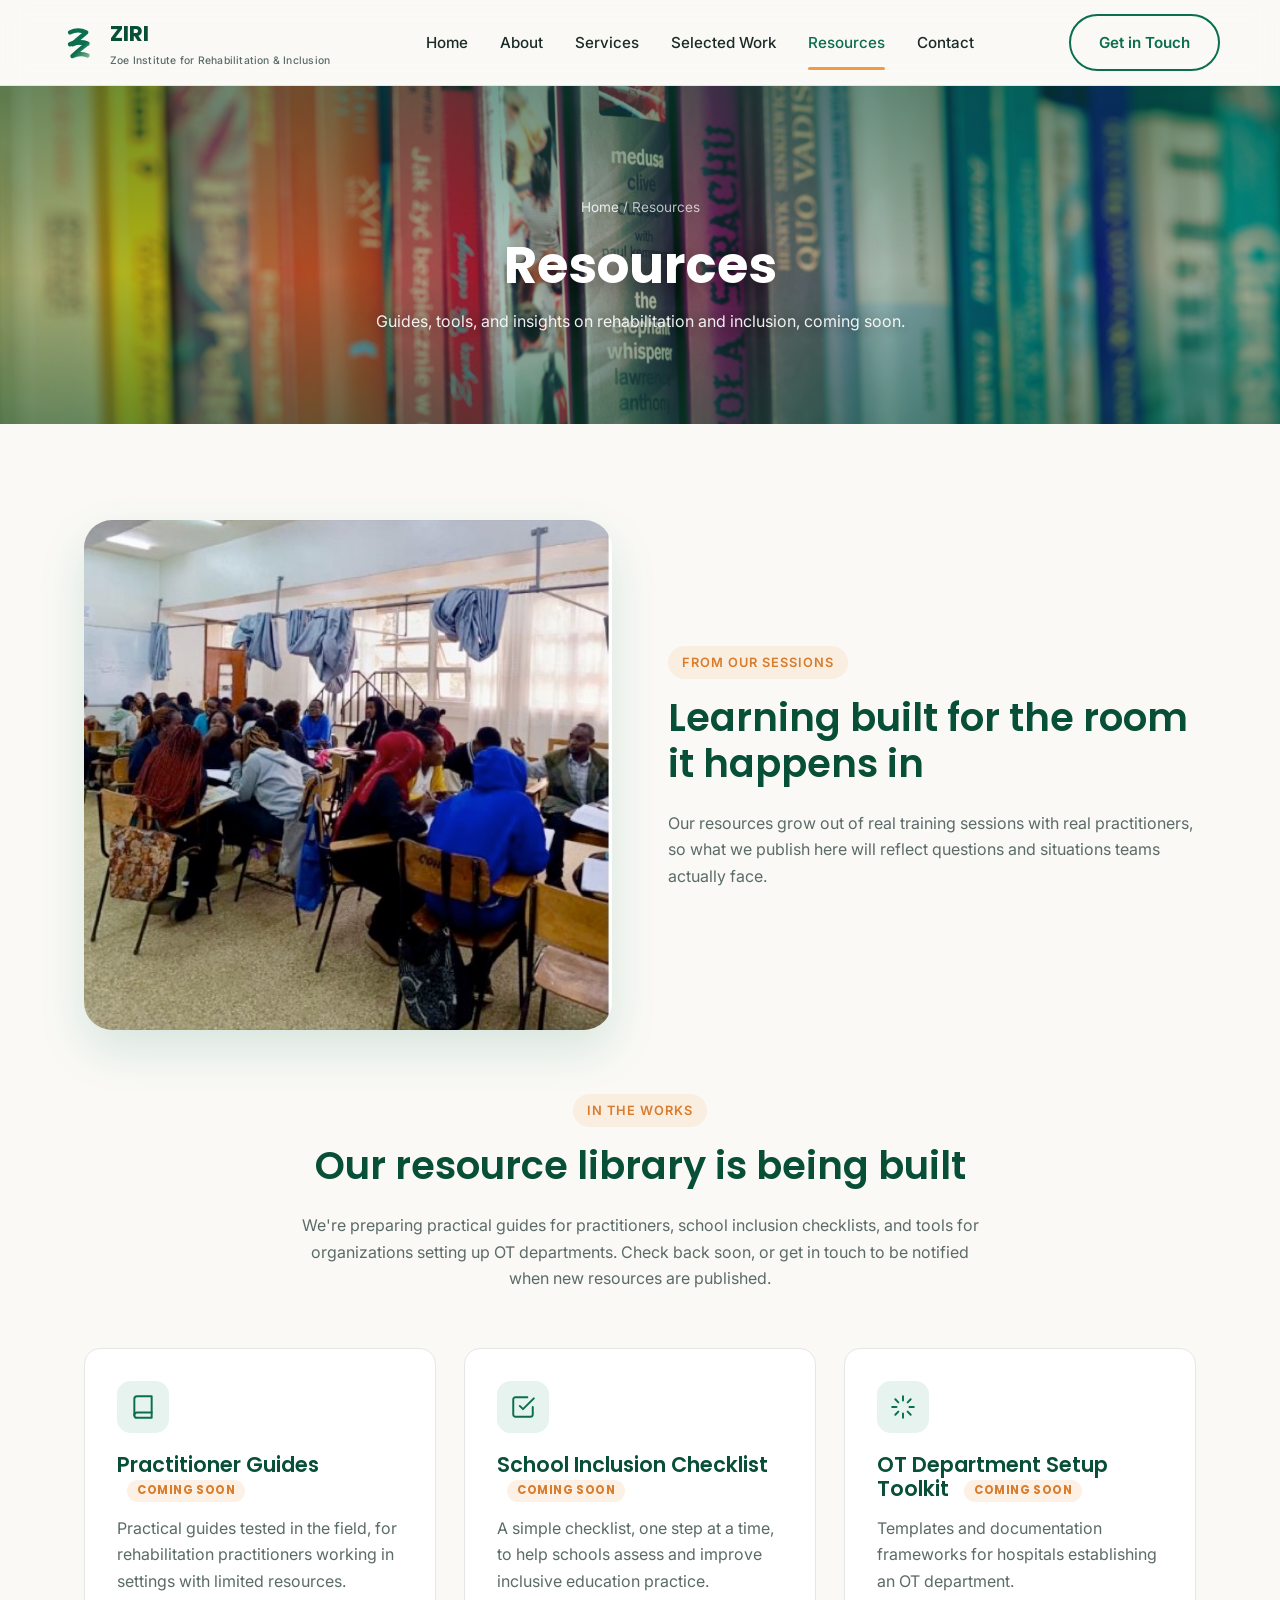
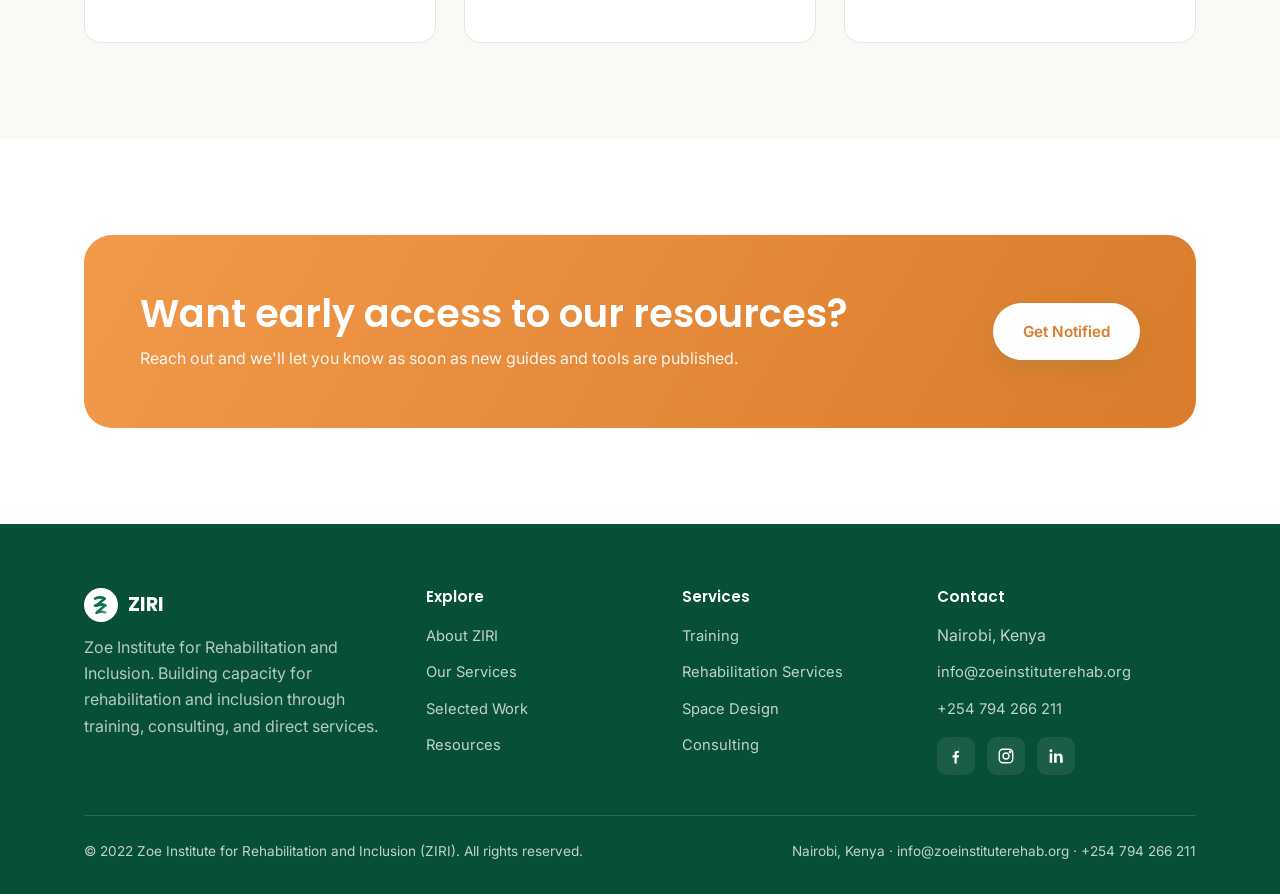
<file: WEBSITE/resources.html>
<!DOCTYPE html>
<html lang="en">
<head>
<meta charset="UTF-8">
<meta name="viewport" content="width=device-width, initial-scale=1.0">
<title>Resources | ZIRI | Zoe Institute for Rehabilitation and Inclusion</title>
<meta name="description" content="Guides, tools, and insights from ZIRI on rehabilitation, inclusion, and occupational therapy practice.">
<link rel="icon" type="image/svg+xml" href="assets/logo.svg">
<link rel="preconnect" href="https://fonts.googleapis.com">
<link href="https://fonts.googleapis.com/css2?family=Inter:wght@400;500;600;700&family=Poppins:wght@500;600;700&display=swap" rel="stylesheet">
<link rel="stylesheet" href="css/styles.css">
</head>
<body>

<header class="site-header">
  <div class="container nav">
    <a href="index.html" class="brand">
      <img src="assets/logo.svg" alt="ZIRI logo">
      <span>ZIRI<span class="full-name">Zoe Institute for Rehabilitation &amp; Inclusion</span></span>
    </a>
    <nav>
      <ul class="nav-links">
        <li><a href="index.html">Home</a></li>
        <li><a href="about.html">About</a></li>
        <li><a href="services.html">Services</a></li>
        <li><a href="selected-work.html">Selected Work</a></li>
        <li><a href="resources.html" class="active">Resources</a></li>
        <li><a href="contact.html">Contact</a></li>
      </ul>
    </nav>
    <div class="nav-cta">
      <a href="contact.html" class="btn btn-ghost">Get in Touch</a>
      <button class="nav-toggle" aria-label="Toggle menu"><span></span><span></span><span></span></button>
    </div>
  </div>
</header>

<section class="page-hero">
  <div class="page-hero-bg" style="background-image:url('assets/resources-bg.jpg')"></div>
  <div class="page-hero-overlay"></div>
  <div class="container">
    <div class="breadcrumb"><a href="index.html">Home</a> / Resources</div>
    <h1>Resources</h1>
    <p>Guides, tools, and insights on rehabilitation and inclusion, coming soon.</p>
  </div>
</section>

<section>
  <div class="container">
    <div class="two-col reveal" style="margin-bottom:64px;">
      <img src="assets/participant.jpg" alt="Practitioners taking part in a ZIRI training session" style="border-radius:var(--radius-lg); box-shadow:var(--shadow-lg); width:100%; object-fit:cover;">
      <div>
        <span class="eyebrow">From Our Sessions</span>
        <h2>Learning built for the room it happens in</h2>
        <p>Our resources grow out of real training sessions with real practitioners, so what we publish here will reflect questions and situations teams actually face.</p>
      </div>
    </div>
    <div class="section-head">
      <span class="eyebrow">In the Works</span>
      <h2>Our resource library is being built</h2>
      <p>We're preparing practical guides for practitioners, school inclusion checklists, and tools for organizations setting up OT departments. Check back soon, or get in touch to be notified when new resources are published.</p>
    </div>
    <div class="grid grid-3">
      <div class="card reveal">
        <div class="card-icon">
          <svg viewBox="0 0 24 24" fill="none" stroke="currentColor" stroke-width="1.8" stroke-linecap="round" stroke-linejoin="round"><path d="M4 19.5A2.5 2.5 0 0 1 6.5 17H20"/><path d="M6.5 2H20v20H6.5A2.5 2.5 0 0 1 4 19.5v-15A2.5 2.5 0 0 1 6.5 2Z"/></svg>
        </div>
        <h3>Practitioner Guides <span class="badge-soon">Coming Soon</span></h3>
        <p>Practical guides tested in the field, for rehabilitation practitioners working in settings with limited resources.</p>
      </div>
      <div class="card reveal">
        <div class="card-icon">
          <svg viewBox="0 0 24 24" fill="none" stroke="currentColor" stroke-width="1.8" stroke-linecap="round" stroke-linejoin="round"><path d="M9 11l3 3L22 4"/><path d="M21 12v7a2 2 0 0 1-2 2H5a2 2 0 0 1-2-2V5a2 2 0 0 1 2-2h11"/></svg>
        </div>
        <h3>School Inclusion Checklist <span class="badge-soon">Coming Soon</span></h3>
        <p>A simple checklist, one step at a time, to help schools assess and improve inclusive education practice.</p>
      </div>
      <div class="card reveal">
        <div class="card-icon">
          <svg viewBox="0 0 24 24" fill="none" stroke="currentColor" stroke-width="1.8" stroke-linecap="round" stroke-linejoin="round"><path d="M12 2v4M12 18v4M4.9 4.9l2.8 2.8M16.3 16.3l2.8 2.8M2 12h4M18 12h4M4.9 19.1l2.8-2.8M16.3 7.7l2.8-2.8"/></svg>
        </div>
        <h3>OT Department Setup Toolkit <span class="badge-soon">Coming Soon</span></h3>
        <p>Templates and documentation frameworks for hospitals establishing an OT department.</p>
      </div>
    </div>
  </div>
</section>

<section class="section-alt">
  <div class="container">
    <div class="cta-banner reveal">
      <div>
        <h2>Want early access to our resources?</h2>
        <p>Reach out and we'll let you know as soon as new guides and tools are published.</p>
      </div>
      <a href="contact.html" class="btn btn-primary">Get Notified</a>
    </div>
  </div>
</section>

<footer class="site-footer">
  <div class="container">
    <div class="footer-grid">
      <div>
        <div class="footer-brand"><img src="assets/logo.svg" alt="ZIRI logo">ZIRI</div>
        <p style="color:rgba(255,255,255,0.7);">Zoe Institute for Rehabilitation and Inclusion. Building capacity for rehabilitation and inclusion through training, consulting, and direct services.</p>
      </div>
      <div>
        <h4>Explore</h4>
        <ul>
          <li><a href="about.html">About ZIRI</a></li>
          <li><a href="services.html">Our Services</a></li>
          <li><a href="selected-work.html">Selected Work</a></li>
          <li><a href="resources.html">Resources</a></li>
        </ul>
      </div>
      <div>
        <h4>Services</h4>
        <ul>
          <li><a href="services.html#training">Training</a></li>
          <li><a href="services.html#rehabilitation">Rehabilitation Services</a></li>
          <li><a href="services.html#space-design">Space Design</a></li>
          <li><a href="services.html#consulting">Consulting</a></li>
        </ul>
      </div>
      <div>
        <h4>Contact</h4>
        <ul>
          <li>Nairobi, Kenya</li>
          <li><a href="mailto:info@zoeinstituterehab.org">info@zoeinstituterehab.org</a></li>
          <li><a href="tel:+254794266211">+254 794 266 211</a></li>
        </ul>
        <div class="social-row" style="margin-top:16px;">
          <a href="#" aria-label="Facebook"><svg viewBox="0 0 24 24" fill="#fff"><path d="M13 22v-8h2.7l.4-3H13V9c0-.9.2-1.5 1.5-1.5H16V5c-.3 0-1.2-.1-2.3-.1-2.3 0-3.7 1.4-3.7 3.9V11H7.5v3H10v8h3Z"/></svg></a>
          <a href="#" aria-label="Instagram"><svg viewBox="0 0 24 24" fill="none" stroke="#fff" stroke-width="1.8"><rect x="3" y="3" width="18" height="18" rx="5"/><circle cx="12" cy="12" r="4"/><circle cx="17.5" cy="6.5" r="1"/></svg></a>
          <a href="#" aria-label="LinkedIn"><svg viewBox="0 0 24 24" fill="#fff"><path d="M6.94 8.5H3.56V21h3.38V8.5ZM5.25 3a1.95 1.95 0 1 0 0 3.9 1.95 1.95 0 0 0 0-3.9ZM21 21v-6.9c0-3.7-2-5.4-4.6-5.4-2.1 0-3 1.15-3.5 1.95V8.5H9.5c.05 1 0 12.5 0 12.5h3.4v-7c0-.37.03-.75.14-1.02.3-.75 1-1.53 2.15-1.53 1.52 0 2.13 1.16 2.13 2.86V21H21Z"/></svg></a>
        </div>
      </div>
    </div>
    <div class="footer-bottom">
      <span>© 2022 Zoe Institute for Rehabilitation and Inclusion (ZIRI). All rights reserved.</span>
      <span>Nairobi, Kenya &middot; info@zoeinstituterehab.org &middot; +254 794 266 211</span>
    </div>
  </div>
</footer>

<script src="js/main.js"></script>
</body>
</html>
</file>
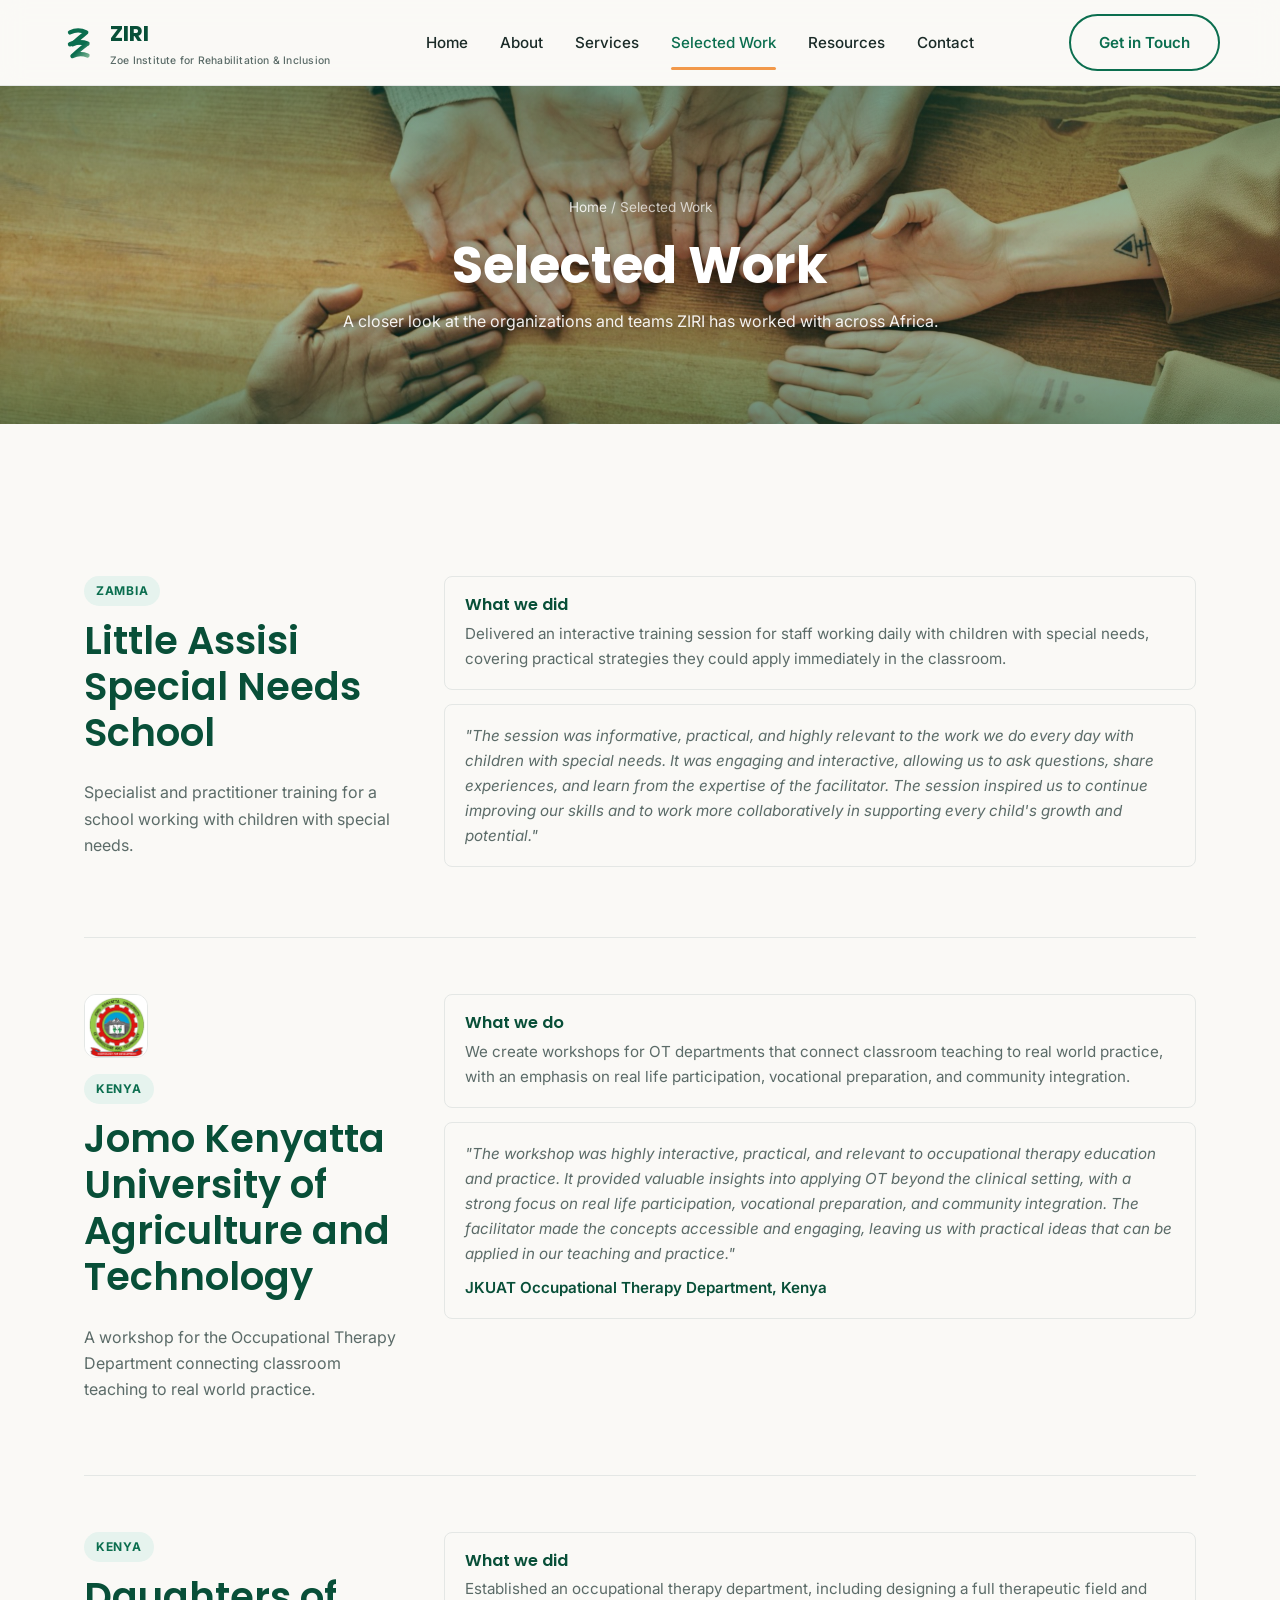
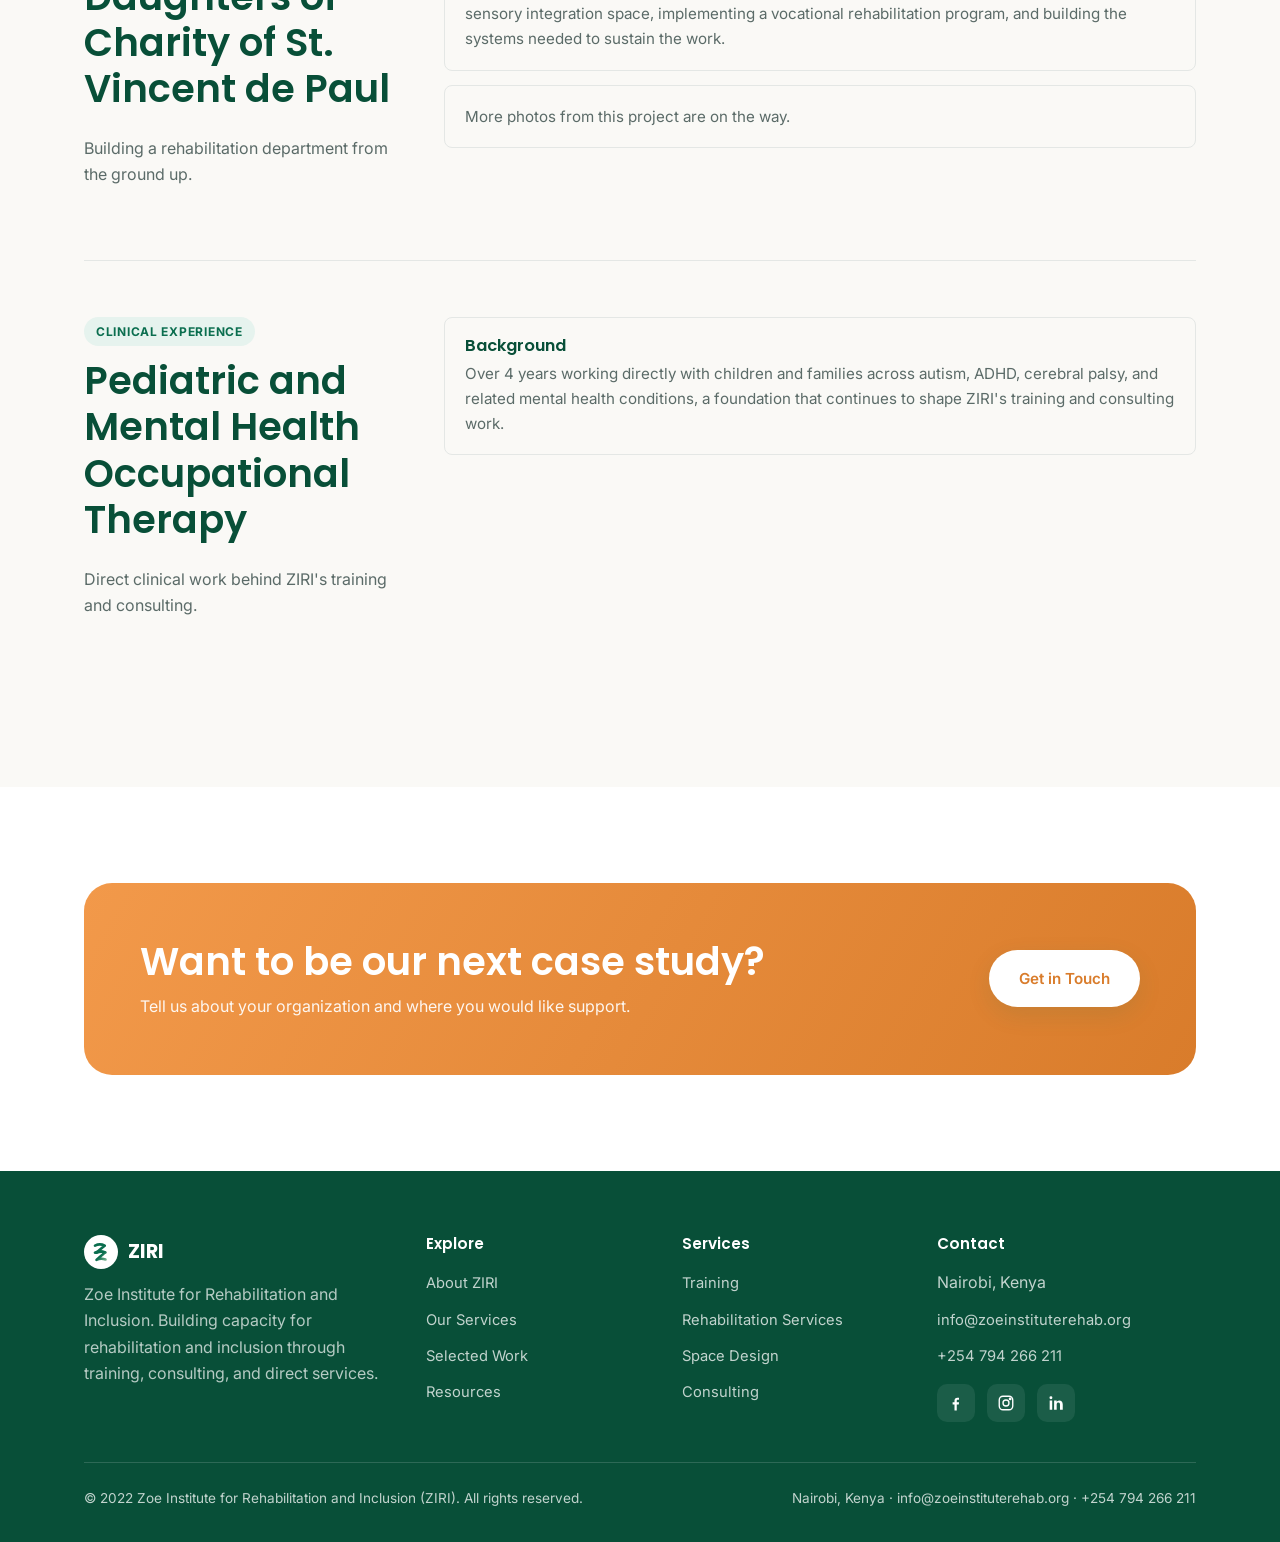
<file: WEBSITE/selected-work.html>
<!DOCTYPE html>
<html lang="en">
<head>
<meta charset="UTF-8">
<meta name="viewport" content="width=device-width, initial-scale=1.0">
<title>Selected Work | ZIRI | Zoe Institute for Rehabilitation and Inclusion</title>
<meta name="description" content="Selected work and client projects from ZIRI, including training, rehabilitation department setup, and space design projects across Africa.">
<link rel="icon" type="image/svg+xml" href="assets/logo.svg">
<link rel="preconnect" href="https://fonts.googleapis.com">
<link href="https://fonts.googleapis.com/css2?family=Inter:wght@400;500;600;700&family=Poppins:wght@500;600;700&display=swap" rel="stylesheet">
<link rel="stylesheet" href="css/styles.css">
</head>
<body>

<header class="site-header">
  <div class="container nav">
    <a href="index.html" class="brand">
      <img src="assets/logo.svg" alt="ZIRI logo">
      <span>ZIRI<span class="full-name">Zoe Institute for Rehabilitation &amp; Inclusion</span></span>
    </a>
    <nav>
      <ul class="nav-links">
        <li><a href="index.html">Home</a></li>
        <li><a href="about.html">About</a></li>
        <li><a href="services.html">Services</a></li>
        <li><a href="selected-work.html" class="active">Selected Work</a></li>
        <li><a href="resources.html">Resources</a></li>
        <li><a href="contact.html">Contact</a></li>
      </ul>
    </nav>
    <div class="nav-cta">
      <a href="contact.html" class="btn btn-ghost">Get in Touch</a>
      <button class="nav-toggle" aria-label="Toggle menu"><span></span><span></span><span></span></button>
    </div>
  </div>
</header>

<section class="page-hero">
  <div class="page-hero-bg" style="background-image:url('assets/selected-work-bg.jpg')"></div>
  <div class="page-hero-overlay"></div>
  <div class="container">
    <div class="breadcrumb"><a href="index.html">Home</a> / Selected Work</div>
    <h1>Selected Work</h1>
    <p>A closer look at the organizations and teams ZIRI has worked with across Africa.</p>
  </div>
</section>

<section>
  <div class="container">

    <div class="service-block">
      <div>
        <span class="tag">Zambia</span>
        <h2>Little Assisi Special Needs School</h2>
        <p>Specialist and practitioner training for a school working with children with special needs.</p>
      </div>
      <div>
        <div class="service-sub">
          <h4>What we did</h4>
          <p>Delivered an interactive training session for staff working daily with children with special needs, covering practical strategies they could apply immediately in the classroom.</p>
        </div>
        <div class="service-sub" style="font-style: italic;">
          <p style="margin:0;">"The session was informative, practical, and highly relevant to the work we do every day with children with special needs. It was engaging and interactive, allowing us to ask questions, share experiences, and learn from the expertise of the facilitator. The session inspired us to continue improving our skills and to work more collaboratively in supporting every child's growth and potential."</p>
        </div>
      </div>
    </div>

    <div class="service-block">
      <div>
        <img src="assets/jkuat-logo.jpg" alt="JKUAT logo" style="width:64px; height:64px; border-radius:12px; margin-bottom:16px; object-fit:contain; background:#fff; border:1px solid var(--color-border);">
        <span class="tag">Kenya</span>
        <h2>Jomo Kenyatta University of Agriculture and Technology</h2>
        <p>A workshop for the Occupational Therapy Department connecting classroom teaching to real world practice.</p>
      </div>
      <div>
        <div class="service-sub">
          <h4>What we do</h4>
          <p>We create workshops for OT departments that connect classroom teaching to real world practice, with an emphasis on real life participation, vocational preparation, and community integration.</p>
        </div>
        <div class="service-sub" style="font-style: italic;">
          <p style="margin:0;">"The workshop was highly interactive, practical, and relevant to occupational therapy education and practice. It provided valuable insights into applying OT beyond the clinical setting, with a strong focus on real life participation, vocational preparation, and community integration. The facilitator made the concepts accessible and engaging, leaving us with practical ideas that can be applied in our teaching and practice."</p>
          <p style="margin:8px 0 0; font-style:normal; font-weight:600; color:var(--color-primary-dark);">JKUAT Occupational Therapy Department, Kenya</p>
        </div>
      </div>
    </div>

    <div class="service-block">
      <div>
        <span class="tag">Kenya</span>
        <h2>Daughters of Charity of St. Vincent de Paul</h2>
        <p>Building a rehabilitation department from the ground up.</p>
      </div>
      <div>
        <div class="service-sub">
          <h4>What we did</h4>
          <p>Established an occupational therapy department, including designing a full therapeutic field and sensory integration space, implementing a vocational rehabilitation program, and building the systems needed to sustain the work.</p>
        </div>
        <div class="service-sub">
          <p style="margin:0;">More photos from this project are on the way.</p>
        </div>
      </div>
    </div>

    <div class="service-block">
      <div>
        <span class="tag">Clinical Experience</span>
        <h2>Pediatric and Mental Health Occupational Therapy</h2>
        <p>Direct clinical work behind ZIRI's training and consulting.</p>
      </div>
      <div>
        <div class="service-sub">
          <h4>Background</h4>
          <p>Over 4 years working directly with children and families across autism, ADHD, cerebral palsy, and related mental health conditions, a foundation that continues to shape ZIRI's training and consulting work.</p>
        </div>
      </div>
    </div>

  </div>
</section>

<section class="section-alt">
  <div class="container">
    <div class="cta-banner reveal">
      <div>
        <h2>Want to be our next case study?</h2>
        <p>Tell us about your organization and where you would like support.</p>
      </div>
      <a href="contact.html" class="btn btn-primary">Get in Touch</a>
    </div>
  </div>
</section>

<footer class="site-footer">
  <div class="container">
    <div class="footer-grid">
      <div>
        <div class="footer-brand"><img src="assets/logo.svg" alt="ZIRI logo">ZIRI</div>
        <p style="color:rgba(255,255,255,0.7);">Zoe Institute for Rehabilitation and Inclusion. Building capacity for rehabilitation and inclusion through training, consulting, and direct services.</p>
      </div>
      <div>
        <h4>Explore</h4>
        <ul>
          <li><a href="about.html">About ZIRI</a></li>
          <li><a href="services.html">Our Services</a></li>
          <li><a href="selected-work.html">Selected Work</a></li>
          <li><a href="resources.html">Resources</a></li>
        </ul>
      </div>
      <div>
        <h4>Services</h4>
        <ul>
          <li><a href="services.html#training">Training</a></li>
          <li><a href="services.html#rehabilitation">Rehabilitation Services</a></li>
          <li><a href="services.html#space-design">Space Design</a></li>
          <li><a href="services.html#consulting">Consulting</a></li>
        </ul>
      </div>
      <div>
        <h4>Contact</h4>
        <ul>
          <li>Nairobi, Kenya</li>
          <li><a href="mailto:info@zoeinstituterehab.org">info@zoeinstituterehab.org</a></li>
          <li><a href="tel:+254794266211">+254 794 266 211</a></li>
        </ul>
        <div class="social-row" style="margin-top:16px;">
          <a href="#" aria-label="Facebook"><svg viewBox="0 0 24 24" fill="#fff"><path d="M13 22v-8h2.7l.4-3H13V9c0-.9.2-1.5 1.5-1.5H16V5c-.3 0-1.2-.1-2.3-.1-2.3 0-3.7 1.4-3.7 3.9V11H7.5v3H10v8h3Z"/></svg></a>
          <a href="#" aria-label="Instagram"><svg viewBox="0 0 24 24" fill="none" stroke="#fff" stroke-width="1.8"><rect x="3" y="3" width="18" height="18" rx="5"/><circle cx="12" cy="12" r="4"/><circle cx="17.5" cy="6.5" r="1"/></svg></a>
          <a href="#" aria-label="LinkedIn"><svg viewBox="0 0 24 24" fill="#fff"><path d="M6.94 8.5H3.56V21h3.38V8.5ZM5.25 3a1.95 1.95 0 1 0 0 3.9 1.95 1.95 0 0 0 0-3.9ZM21 21v-6.9c0-3.7-2-5.4-4.6-5.4-2.1 0-3 1.15-3.5 1.95V8.5H9.5c.05 1 0 12.5 0 12.5h3.4v-7c0-.37.03-.75.14-1.02.3-.75 1-1.53 2.15-1.53 1.52 0 2.13 1.16 2.13 2.86V21H21Z"/></svg></a>
        </div>
      </div>
    </div>
    <div class="footer-bottom">
      <span>&copy; 2022 Zoe Institute for Rehabilitation and Inclusion (ZIRI). All rights reserved.</span>
      <span>Nairobi, Kenya &middot; info@zoeinstituterehab.org &middot; +254 794 266 211</span>
    </div>
  </div>
</footer>

<script src="js/main.js"></script>
</body>
</html>
</file>
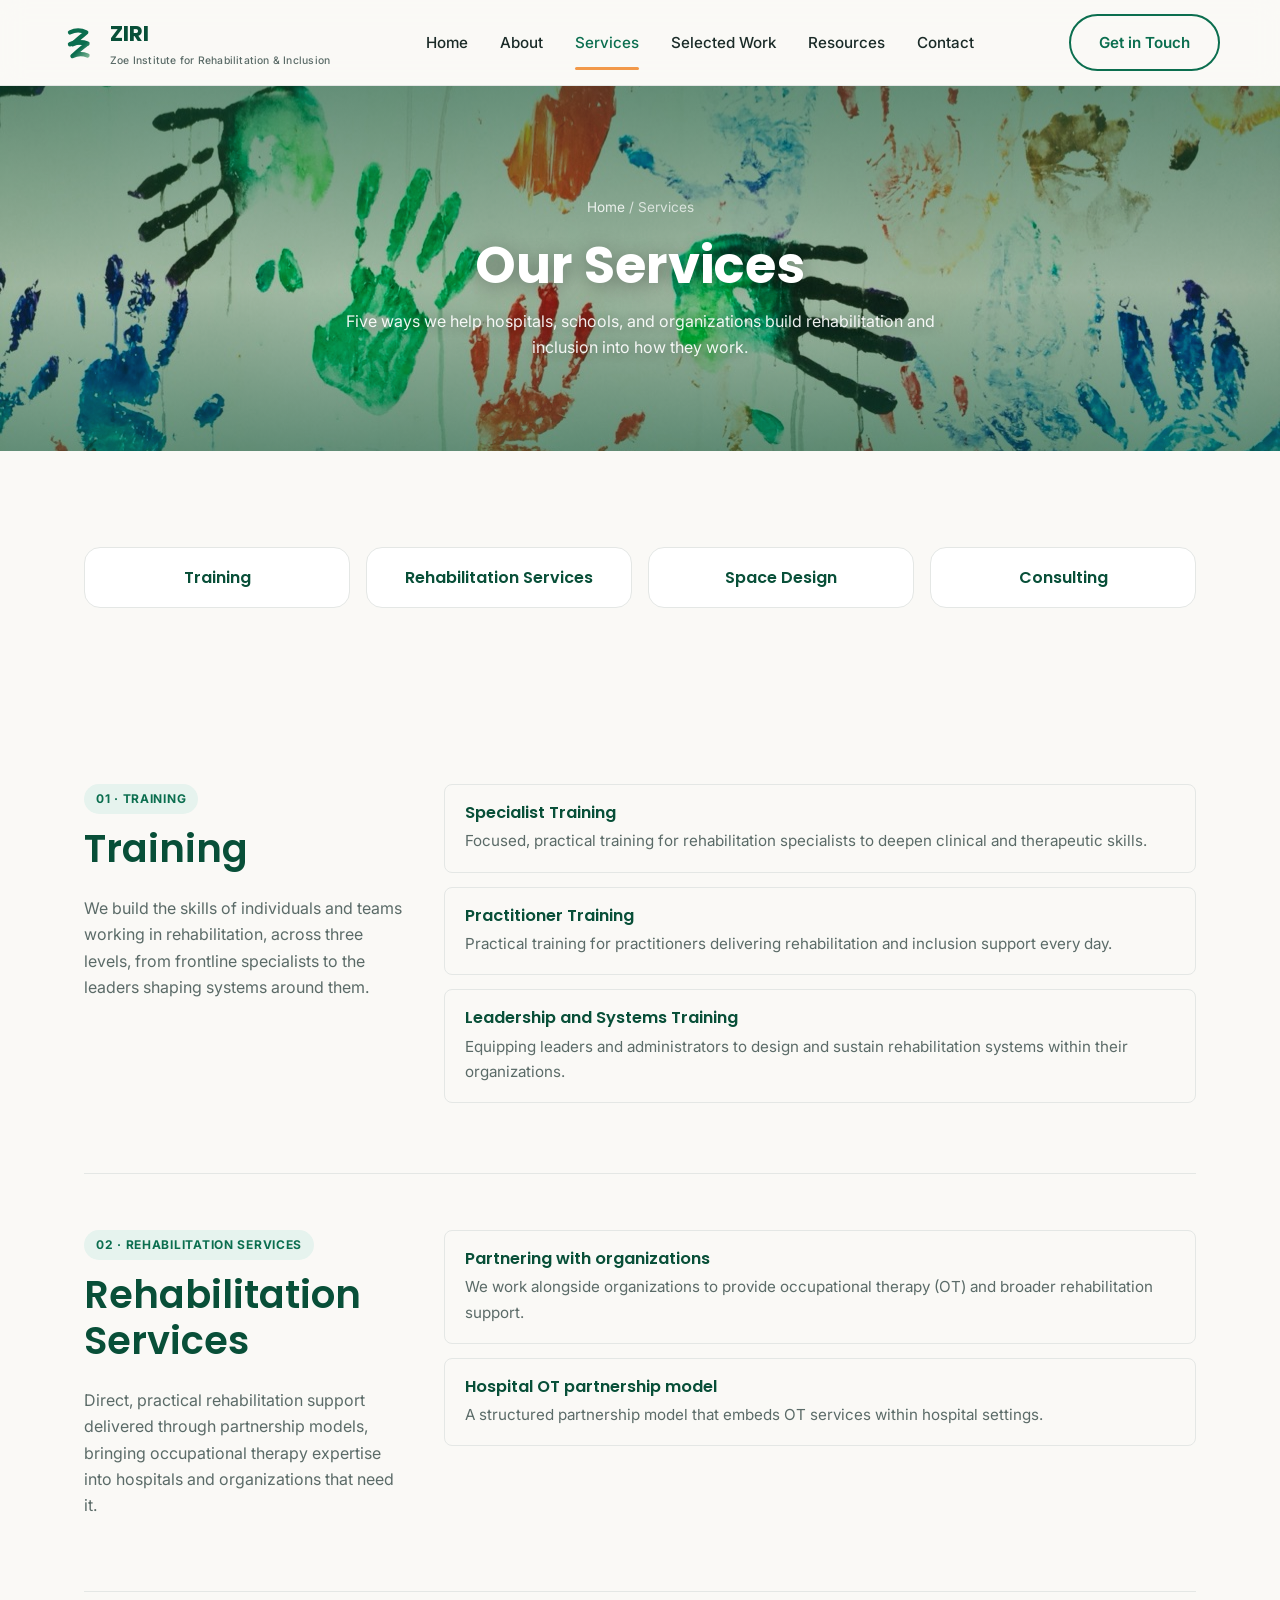
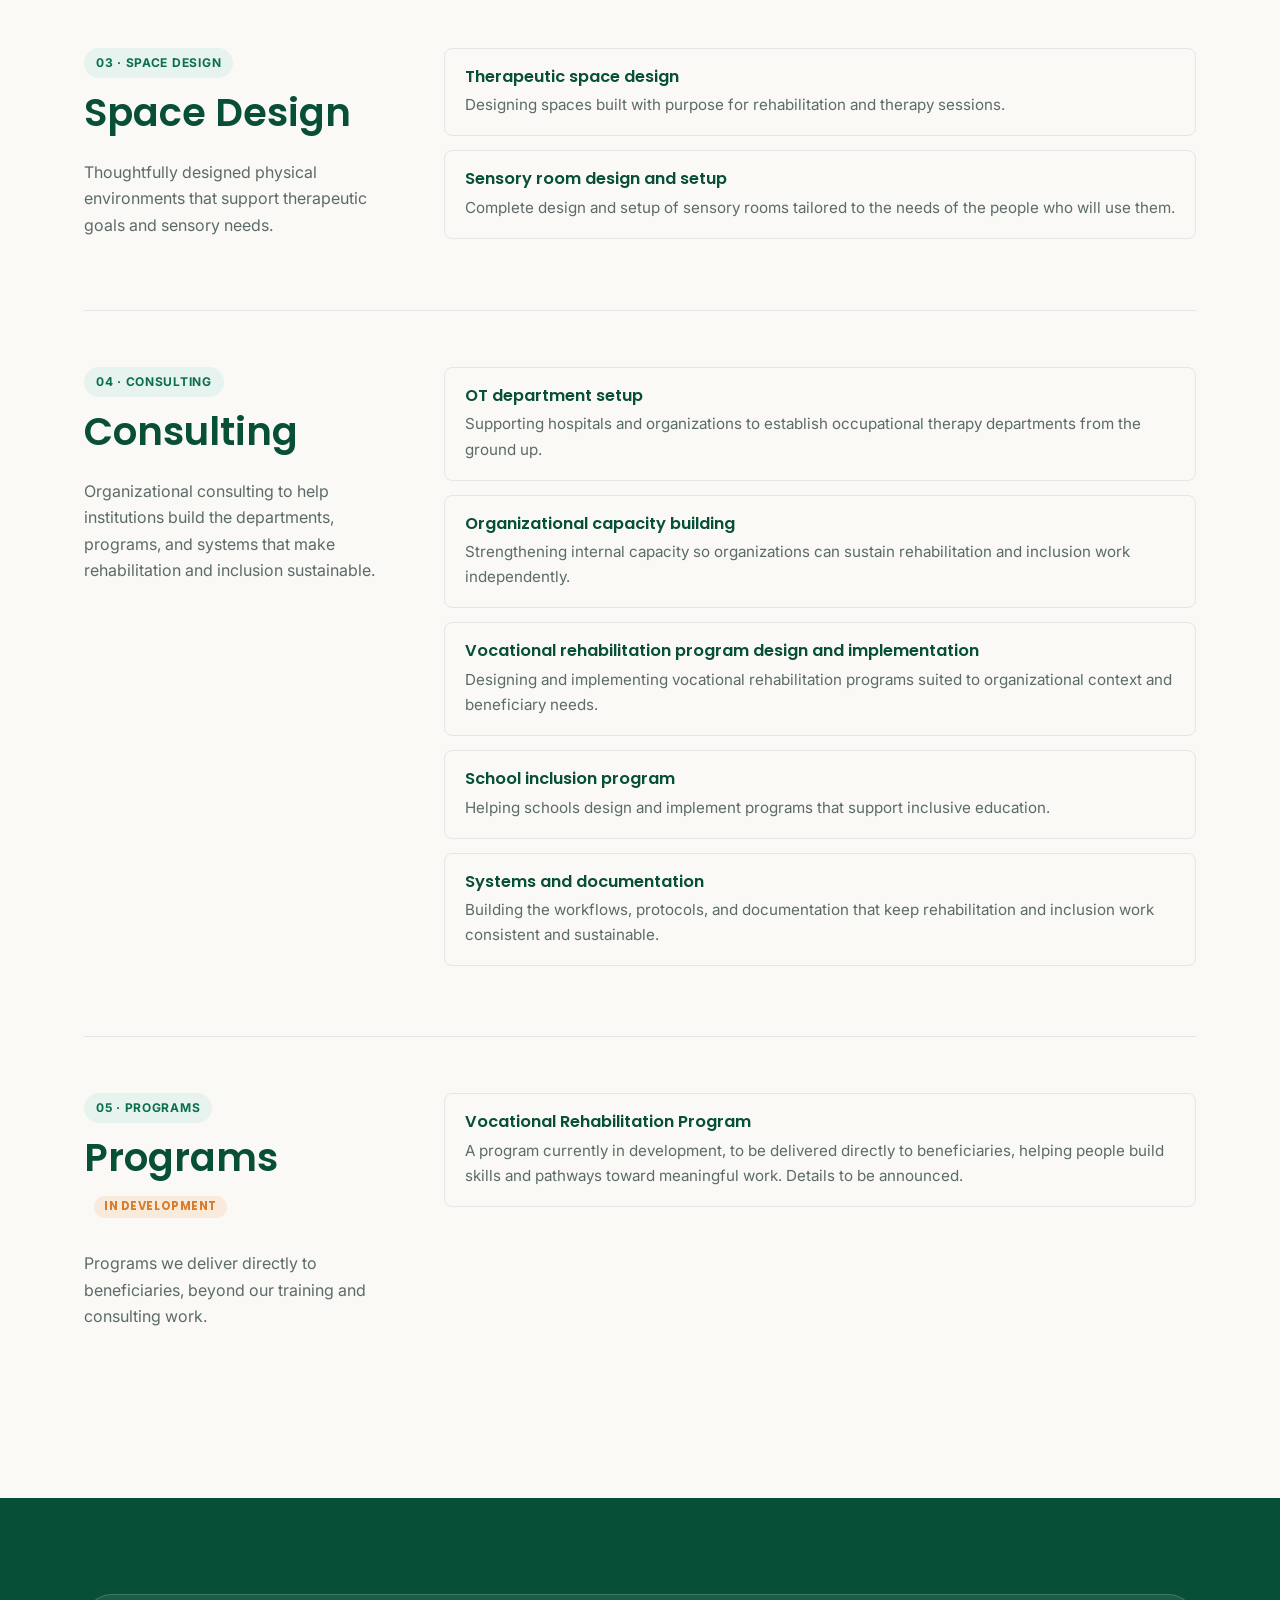
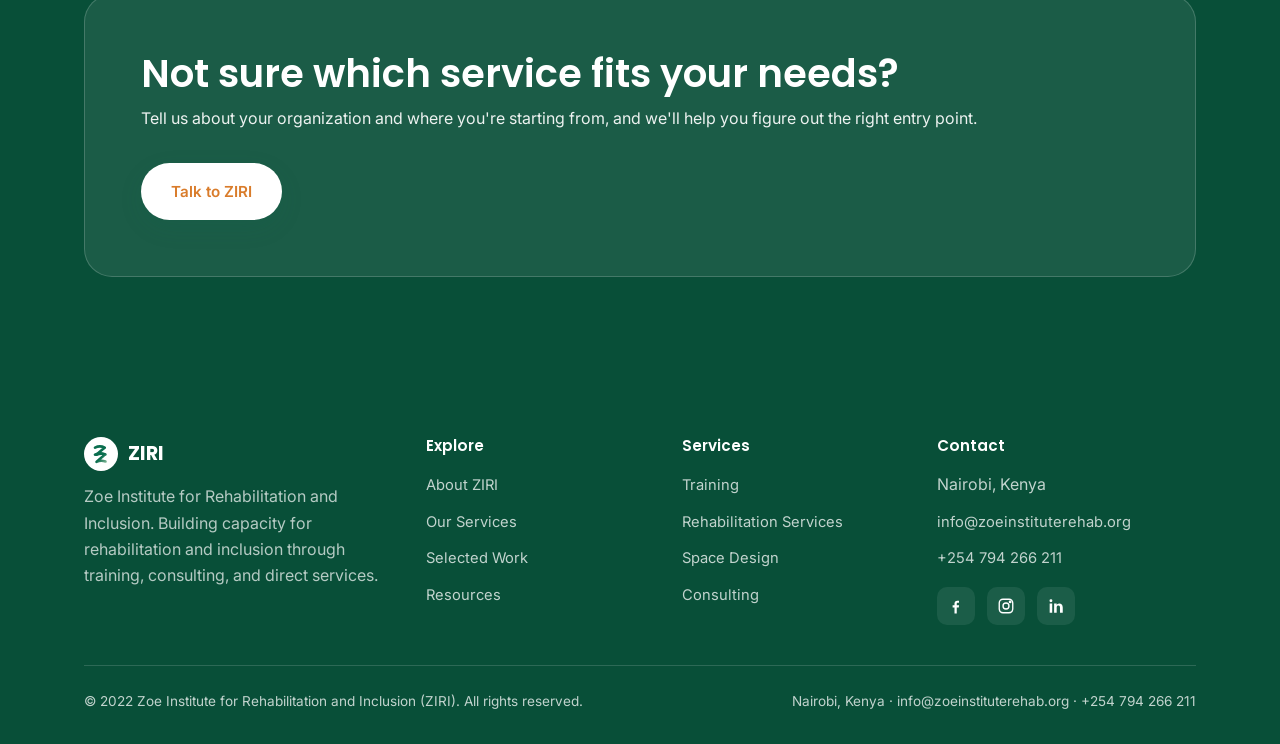
<file: WEBSITE/services.html>
<!DOCTYPE html>
<html lang="en">
<head>
<meta charset="UTF-8">
<meta name="viewport" content="width=device-width, initial-scale=1.0">
<title>Services | ZIRI | Zoe Institute for Rehabilitation and Inclusion</title>
<meta name="description" content="ZIRI's services: specialist and practitioner training, rehabilitation services, therapeutic space design, and organizational consulting.">
<link rel="icon" type="image/svg+xml" href="assets/logo.svg">
<link rel="preconnect" href="https://fonts.googleapis.com">
<link href="https://fonts.googleapis.com/css2?family=Inter:wght@400;500;600;700&family=Poppins:wght@500;600;700&display=swap" rel="stylesheet">
<link rel="stylesheet" href="css/styles.css">
</head>
<body>

<header class="site-header">
  <div class="container nav">
    <a href="index.html" class="brand">
      <img src="assets/logo.svg" alt="ZIRI logo">
      <span>ZIRI<span class="full-name">Zoe Institute for Rehabilitation &amp; Inclusion</span></span>
    </a>
    <nav>
      <ul class="nav-links">
        <li><a href="index.html">Home</a></li>
        <li><a href="about.html">About</a></li>
        <li><a href="services.html" class="active">Services</a></li>
        <li><a href="selected-work.html">Selected Work</a></li>
        <li><a href="resources.html">Resources</a></li>
        <li><a href="contact.html">Contact</a></li>
      </ul>
    </nav>
    <div class="nav-cta">
      <a href="contact.html" class="btn btn-ghost">Get in Touch</a>
      <button class="nav-toggle" aria-label="Toggle menu"><span></span><span></span><span></span></button>
    </div>
  </div>
</header>

<section class="page-hero">
  <div class="page-hero-bg" style="background-image:url('assets/services-bg.jpg')"></div>
  <div class="page-hero-overlay"></div>
  <div class="container">
    <div class="breadcrumb"><a href="index.html">Home</a> / Services</div>
    <h1>Our Services</h1>
    <p>Five ways we help hospitals, schools, and organizations build rehabilitation and inclusion into how they work.</p>
  </div>
</section>

<section style="padding-bottom:24px;">
  <div class="container">
    <div class="grid grid-4" style="gap:16px;">
      <a href="#training" class="card reveal" style="padding:20px; text-align:center;"><h3 style="margin:0; font-size:1rem;">Training</h3></a>
      <a href="#rehabilitation" class="card reveal" style="padding:20px; text-align:center;"><h3 style="margin:0; font-size:1rem;">Rehabilitation Services</h3></a>
      <a href="#space-design" class="card reveal" style="padding:20px; text-align:center;"><h3 style="margin:0; font-size:1rem;">Space Design</h3></a>
      <a href="#consulting" class="card reveal" style="padding:20px; text-align:center;"><h3 style="margin:0; font-size:1rem;">Consulting</h3></a>
    </div>
  </div>
</section>

<section>
  <div class="container">

    <div class="service-block" id="training">
      <div>
        <span class="tag">01 · Training</span>
        <h2>Training</h2>
        <p>We build the skills of individuals and teams working in rehabilitation, across three levels, from frontline specialists to the leaders shaping systems around them.</p>
      </div>
      <div>
        <div class="service-sub reveal">
          <h4>Specialist Training</h4>
          <p>Focused, practical training for rehabilitation specialists to deepen clinical and therapeutic skills.</p>
        </div>
        <div class="service-sub reveal">
          <h4>Practitioner Training</h4>
          <p>Practical training for practitioners delivering rehabilitation and inclusion support every day.</p>
        </div>
        <div class="service-sub reveal">
          <h4>Leadership and Systems Training</h4>
          <p>Equipping leaders and administrators to design and sustain rehabilitation systems within their organizations.</p>
        </div>
      </div>
    </div>

    <div class="service-block" id="rehabilitation">
      <div>
        <span class="tag">02 · Rehabilitation Services</span>
        <h2>Rehabilitation Services</h2>
        <p>Direct, practical rehabilitation support delivered through partnership models, bringing occupational therapy expertise into hospitals and organizations that need it.</p>
      </div>
      <div>
        <div class="service-sub reveal">
          <h4>Partnering with organizations</h4>
          <p>We work alongside organizations to provide occupational therapy (OT) and broader rehabilitation support.</p>
        </div>
        <div class="service-sub reveal">
          <h4>Hospital OT partnership model</h4>
          <p>A structured partnership model that embeds OT services within hospital settings.</p>
        </div>
      </div>
    </div>

    <div class="service-block" id="space-design">
      <div>
        <span class="tag">03 · Space Design</span>
        <h2>Space Design</h2>
        <p>Thoughtfully designed physical environments that support therapeutic goals and sensory needs.</p>
      </div>
      <div>
        <div class="service-sub reveal">
          <h4>Therapeutic space design</h4>
          <p>Designing spaces built with purpose for rehabilitation and therapy sessions.</p>
        </div>
        <div class="service-sub reveal">
          <h4>Sensory room design and setup</h4>
          <p>Complete design and setup of sensory rooms tailored to the needs of the people who will use them.</p>
        </div>
      </div>
    </div>

    <div class="service-block" id="consulting">
      <div>
        <span class="tag">04 · Consulting</span>
        <h2>Consulting</h2>
        <p>Organizational consulting to help institutions build the departments, programs, and systems that make rehabilitation and inclusion sustainable.</p>
      </div>
      <div>
        <div class="service-sub reveal">
          <h4>OT department setup</h4>
          <p>Supporting hospitals and organizations to establish occupational therapy departments from the ground up.</p>
        </div>
        <div class="service-sub reveal">
          <h4>Organizational capacity building</h4>
          <p>Strengthening internal capacity so organizations can sustain rehabilitation and inclusion work independently.</p>
        </div>
        <div class="service-sub reveal">
          <h4>Vocational rehabilitation program design and implementation</h4>
          <p>Designing and implementing vocational rehabilitation programs suited to organizational context and beneficiary needs.</p>
        </div>
        <div class="service-sub reveal">
          <h4>School inclusion program</h4>
          <p>Helping schools design and implement programs that support inclusive education.</p>
        </div>
        <div class="service-sub reveal">
          <h4>Systems and documentation</h4>
          <p>Building the workflows, protocols, and documentation that keep rehabilitation and inclusion work consistent and sustainable.</p>
        </div>
      </div>
    </div>

    <div class="service-block" id="programs">
      <div>
        <span class="tag">05 · Programs</span>
        <h2>Programs <span class="badge-soon">In Development</span></h2>
        <p>Programs we deliver directly to beneficiaries, beyond our training and consulting work.</p>
      </div>
      <div>
        <div class="service-sub reveal">
          <h4>Vocational Rehabilitation Program</h4>
          <p>A program currently in development, to be delivered directly to beneficiaries, helping people build skills and pathways toward meaningful work. Details to be announced.</p>
        </div>
      </div>
    </div>

  </div>
</section>

<section class="section-dark">
  <div class="container">
    <div class="cta-banner" style="background:rgba(255,255,255,0.08); border:1px solid rgba(255,255,255,0.18);">
      <div>
        <h2>Not sure which service fits your needs?</h2>
        <p>Tell us about your organization and where you're starting from, and we'll help you figure out the right entry point.</p>
      </div>
      <a href="contact.html" class="btn btn-primary">Talk to ZIRI</a>
    </div>
  </div>
</section>

<footer class="site-footer">
  <div class="container">
    <div class="footer-grid">
      <div>
        <div class="footer-brand"><img src="assets/logo.svg" alt="ZIRI logo">ZIRI</div>
        <p style="color:rgba(255,255,255,0.7);">Zoe Institute for Rehabilitation and Inclusion. Building capacity for rehabilitation and inclusion through training, consulting, and direct services.</p>
      </div>
      <div>
        <h4>Explore</h4>
        <ul>
          <li><a href="about.html">About ZIRI</a></li>
          <li><a href="services.html">Our Services</a></li>
          <li><a href="selected-work.html">Selected Work</a></li>
          <li><a href="resources.html">Resources</a></li>
        </ul>
      </div>
      <div>
        <h4>Services</h4>
        <ul>
          <li><a href="services.html#training">Training</a></li>
          <li><a href="services.html#rehabilitation">Rehabilitation Services</a></li>
          <li><a href="services.html#space-design">Space Design</a></li>
          <li><a href="services.html#consulting">Consulting</a></li>
        </ul>
      </div>
      <div>
        <h4>Contact</h4>
        <ul>
          <li>Nairobi, Kenya</li>
          <li><a href="mailto:info@zoeinstituterehab.org">info@zoeinstituterehab.org</a></li>
          <li><a href="tel:+254794266211">+254 794 266 211</a></li>
        </ul>
        <div class="social-row" style="margin-top:16px;">
          <a href="#" aria-label="Facebook"><svg viewBox="0 0 24 24" fill="#fff"><path d="M13 22v-8h2.7l.4-3H13V9c0-.9.2-1.5 1.5-1.5H16V5c-.3 0-1.2-.1-2.3-.1-2.3 0-3.7 1.4-3.7 3.9V11H7.5v3H10v8h3Z"/></svg></a>
          <a href="#" aria-label="Instagram"><svg viewBox="0 0 24 24" fill="none" stroke="#fff" stroke-width="1.8"><rect x="3" y="3" width="18" height="18" rx="5"/><circle cx="12" cy="12" r="4"/><circle cx="17.5" cy="6.5" r="1"/></svg></a>
          <a href="#" aria-label="LinkedIn"><svg viewBox="0 0 24 24" fill="#fff"><path d="M6.94 8.5H3.56V21h3.38V8.5ZM5.25 3a1.95 1.95 0 1 0 0 3.9 1.95 1.95 0 0 0 0-3.9ZM21 21v-6.9c0-3.7-2-5.4-4.6-5.4-2.1 0-3 1.15-3.5 1.95V8.5H9.5c.05 1 0 12.5 0 12.5h3.4v-7c0-.37.03-.75.14-1.02.3-.75 1-1.53 2.15-1.53 1.52 0 2.13 1.16 2.13 2.86V21H21Z"/></svg></a>
        </div>
      </div>
    </div>
    <div class="footer-bottom">
      <span>© 2022 Zoe Institute for Rehabilitation and Inclusion (ZIRI). All rights reserved.</span>
      <span>Nairobi, Kenya &middot; info@zoeinstituterehab.org &middot; +254 794 266 211</span>
    </div>
  </div>
</footer>

<script src="js/main.js"></script>
</body>
</html>
</file>
<file: WEBSITE/css/styles.css>
/* ============================================
   Ziri — Zoe Institute for Rehabilitation and Inclusion
   ============================================ */

:root {
  --color-primary: #0b6e4f;
  --color-primary-dark: #084f38;
  --color-primary-light: #e6f3ee;
  --color-accent: #f2994a;
  --color-accent-dark: #d97c2b;
  --color-bg: #faf9f6;
  --color-surface: #ffffff;
  --color-text: #1b2b28;
  --color-text-muted: #5b6b68;
  --color-border: #e4e7e5;
  --shadow-sm: 0 1px 3px rgba(11, 110, 79, 0.08);
  --shadow-md: 0 8px 24px rgba(11, 110, 79, 0.1);
  --shadow-lg: 0 20px 48px rgba(11, 110, 79, 0.14);
  --radius-sm: 8px;
  --radius-md: 16px;
  --radius-lg: 28px;
  --container-width: 1160px;
  --font-heading: 'Poppins', 'Segoe UI', sans-serif;
  --font-body: 'Inter', 'Segoe UI', sans-serif;
}

* { box-sizing: border-box; }

html { scroll-behavior: smooth; }

body {
  margin: 0;
  font-family: var(--font-body);
  color: var(--color-text);
  background: var(--color-bg);
  line-height: 1.65;
  -webkit-font-smoothing: antialiased;
}

/* Home page: the hero photo underlays the whole page */
.page-photo-bg {
  position: fixed;
  inset: 0;
  z-index: -1;
  background-image: url('../assets/hero.jpg');
  background-size: cover;
  background-position: center 25%;
  filter: saturate(1.2) contrast(1.05);
}

h1, h2, h3, h4 {
  font-family: var(--font-heading);
  font-weight: 600;
  line-height: 1.2;
  margin: 0 0 0.6em;
  color: var(--color-primary-dark);
}

h1 { font-size: clamp(2.2rem, 4vw, 3.4rem); font-weight: 700; }
h2 { font-size: clamp(1.7rem, 3vw, 2.4rem); }
h3 { font-size: 1.3rem; }

p { margin: 0 0 1em; color: var(--color-text-muted); }

a { color: var(--color-primary); text-decoration: none; }
a:hover { color: var(--color-primary-dark); }

img { max-width: 100%; display: block; }

.container {
  width: 100%;
  max-width: var(--container-width);
  margin: 0 auto;
  padding: 0 24px;
}

section { padding: 96px 0; }

.eyebrow {
  display: inline-flex;
  align-items: center;
  gap: 8px;
  font-size: 0.8rem;
  font-weight: 600;
  letter-spacing: 0.08em;
  text-transform: uppercase;
  color: var(--color-accent-dark);
  background: rgba(242, 153, 74, 0.12);
  padding: 6px 14px;
  border-radius: 999px;
  margin-bottom: 16px;
}

.section-head {
  max-width: 680px;
  margin: 0 auto 56px;
  text-align: center;
}
.section-head.left { margin-left: 0; text-align: left; }

/* ---------- Buttons ---------- */
.btn {
  display: inline-flex;
  align-items: center;
  gap: 10px;
  padding: 14px 28px;
  border-radius: 999px;
  font-weight: 600;
  font-size: 0.95rem;
  border: 2px solid transparent;
  cursor: pointer;
  transition: transform 0.2s ease, box-shadow 0.2s ease, background 0.2s ease, color 0.2s ease;
  white-space: nowrap;
}
.btn-primary {
  background: var(--color-accent);
  color: #fff;
  box-shadow: var(--shadow-md);
}
.btn-primary:hover { background: var(--color-accent-dark); color: #fff; transform: translateY(-2px); }
.btn-outline {
  background: transparent;
  border-color: rgba(255,255,255,0.6);
  color: #fff;
}
.btn-outline:hover { background: rgba(255,255,255,0.15); color: #fff; }
.btn-ghost {
  background: transparent;
  border-color: var(--color-primary);
  color: var(--color-primary);
}
.btn-ghost:hover { background: var(--color-primary); color: #fff; }

/* ---------- Header / Nav ---------- */
.site-header {
  position: sticky;
  top: 0;
  z-index: 100;
  background: rgba(250, 249, 246, 0.85);
  backdrop-filter: saturate(180%) blur(12px);
  border-bottom: 1px solid var(--color-border);
}
.nav {
  display: flex;
  align-items: center;
  justify-content: space-between;
  padding: 14px 0;
}
.brand {
  display: flex;
  align-items: center;
  gap: 10px;
  font-family: var(--font-heading);
  font-weight: 700;
  font-size: 1.35rem;
  color: var(--color-primary-dark);
}
.brand img { height: 40px; width: 40px; }
.brand .full-name {
  display: block;
  font-family: var(--font-body);
  font-weight: 500;
  font-size: 0.65rem;
  color: var(--color-text-muted);
  letter-spacing: 0.02em;
}
.nav-links {
  display: flex;
  align-items: center;
  gap: 32px;
  list-style: none;
  margin: 0;
  padding: 0;
}
.nav-links a {
  color: var(--color-text);
  font-weight: 500;
  font-size: 0.95rem;
  position: relative;
}
.nav-links a.active,
.nav-links a:hover { color: var(--color-primary); }
.nav-links a.active::after {
  content: '';
  position: absolute;
  left: 0; right: 0; bottom: -18px;
  height: 3px;
  border-radius: 2px;
  background: var(--color-accent);
}
.nav-cta { display: flex; align-items: center; gap: 16px; }
.nav-toggle {
  display: none;
  flex-direction: column;
  gap: 5px;
  background: none;
  border: none;
  cursor: pointer;
  padding: 8px;
}
.nav-toggle span {
  width: 24px; height: 2px; background: var(--color-primary-dark); border-radius: 2px;
}

@media (max-width: 900px) {
  .nav-links {
    position: fixed;
    top: 73px; left: 0; right: 0;
    flex-direction: column;
    background: var(--color-surface);
    padding: 24px;
    gap: 20px;
    border-bottom: 1px solid var(--color-border);
    transform: translateY(-150%);
    opacity: 0;
    transition: all 0.3s ease;
    box-shadow: var(--shadow-md);
  }
  .nav-links.open { transform: translateY(0); opacity: 1; }
  .nav-links a.active::after { display: none; }
  .nav-toggle { display: flex; }
  .nav-cta .btn-ghost { display: none; }
}

/* ---------- Hero ---------- */
.hero {
  position: relative;
  overflow: hidden;
  min-height: 92vh;
  display: flex;
  align-items: center;
  color: #fff;
  padding: 160px 0 100px;
}
.hero-overlay {
  position: absolute;
  inset: 0;
  background: linear-gradient(0deg, rgba(8,79,56,0.5), rgba(8,79,56,0.12) 45%, rgba(8,79,56,0.4));
}
.hero-float {
  position: absolute;
  border-radius: 50%;
  filter: blur(1px);
  animation: floaty 9s ease-in-out infinite;
  pointer-events: none;
}
.hero-float-1 { width: 140px; height: 140px; top: 16%; right: 10%; background: rgba(255,255,255,0.14); animation-delay: 0s; }
.hero-float-2 { width: 90px; height: 90px; bottom: 22%; left: 8%; background: rgba(242,153,74,0.22); animation-delay: 2.5s; }
.hero-float-3 { width: 50px; height: 50px; top: 38%; left: 18%; background: rgba(255,255,255,0.16); animation-delay: 1.2s; }
@keyframes floaty {
  0%, 100% { transform: translateY(0); }
  50% { transform: translateY(-20px); }
}
.hero .container { position: relative; z-index: 2; }
.hero-eyebrow-text {
  display: block;
  font-family: var(--font-heading);
  font-weight: 400;
  font-size: clamp(1.3rem, 2.4vw, 1.9rem);
  letter-spacing: 0.04em;
  color: #fff;
  margin-bottom: 4px;
  opacity: 0;
  animation: fadeUp 0.8s ease 0.1s both;
}
.hero h1.hero-title {
  font-family: var(--font-heading);
  font-weight: 700;
  font-size: clamp(4rem, 12vw, 8rem);
  letter-spacing: 0.02em;
  color: #fff;
  margin: 0;
  line-height: 1;
  text-shadow: 0 6px 30px rgba(0,0,0,0.25);
  opacity: 0;
  animation: fadeUp 0.8s ease 0.25s both;
}
.hero-subtitle {
  display: block;
  font-family: var(--font-heading);
  font-weight: 400;
  font-size: clamp(1.3rem, 2.4vw, 1.9rem);
  letter-spacing: 0.04em;
  color: #fff;
  margin-top: 6px;
  opacity: 0;
  animation: fadeUp 0.8s ease 0.4s both;
}
.hero p.lead {
  color: rgba(255,255,255,0.9);
  font-size: 1.1rem;
  max-width: 560px;
  margin-top: 24px;
  opacity: 0;
  animation: fadeUp 0.8s ease 0.55s both;
}
.hero-actions {
  display: flex;
  gap: 16px;
  margin-top: 32px;
  flex-wrap: wrap;
  opacity: 0;
  animation: fadeUp 0.8s ease 0.7s both;
}
@keyframes fadeUp {
  from { opacity: 0; transform: translateY(24px); }
  to { opacity: 1; transform: translateY(0); }
}
.hero-credit {
  position: absolute;
  right: 32px;
  bottom: 28px;
  z-index: 2;
  text-align: right;
  color: rgba(255,255,255,0.85);
  font-size: 0.72rem;
  letter-spacing: 0.12em;
  text-transform: uppercase;
  display: flex;
  align-items: center;
  gap: 10px;
}
.hero-credit img { height: 30px; width: 30px; opacity: 0.9; }
.scroll-indicator {
  position: absolute;
  left: 50%;
  bottom: 24px;
  transform: translateX(-50%);
  z-index: 2;
  color: rgba(255,255,255,0.85);
  animation: bounce 2s ease-in-out infinite;
}
.scroll-indicator svg { width: 26px; height: 26px; }
@keyframes bounce {
  0%, 100% { transform: translateX(-50%) translateY(0); }
  50% { transform: translateX(-50%) translateY(10px); }
}

@media (max-width: 900px) {
  .hero { padding: 130px 0 90px; min-height: unset; }
  .page-photo-bg { background-position: center 15%; }
  .hero-credit { display: none; }
}
@media (prefers-reduced-motion: reduce) {
  .hero-float, .hero-eyebrow-text, .hero-title, .hero-subtitle, .hero p.lead, .hero-actions, .scroll-indicator {
    animation: none !important;
    opacity: 1 !important;
  }
}

/* ---------- Cards / Grids ---------- */
.grid {
  display: grid;
  gap: 28px;
}
.grid-2 { grid-template-columns: repeat(2, 1fr); }
.grid-3 { grid-template-columns: repeat(3, 1fr); }
.grid-4 { grid-template-columns: repeat(4, 1fr); }

@media (max-width: 900px) {
  .grid-2, .grid-3, .grid-4 { grid-template-columns: 1fr; }
}
@media (min-width: 901px) and (max-width: 1100px) {
  .grid-4 { grid-template-columns: repeat(2, 1fr); }
}

.card {
  background: var(--color-surface);
  border: 1px solid var(--color-border);
  border-radius: var(--radius-md);
  padding: 32px;
  transition: transform 0.25s ease, box-shadow 0.25s ease, border-color 0.25s ease;
}
.card:hover {
  transform: translateY(-6px);
  box-shadow: var(--shadow-lg);
  border-color: transparent;
}
.card-icon {
  width: 52px; height: 52px;
  border-radius: 14px;
  background: var(--color-primary-light);
  color: var(--color-primary);
  display: flex; align-items: center; justify-content: center;
  margin-bottom: 20px;
}
.card-icon svg { width: 26px; height: 26px; }

/* ---------- Sections ---------- */
.section-alt { background: var(--color-surface); }
.section-dark {
  background: var(--color-primary-dark);
  color: #fff;
}
.section-dark h2, .section-dark h3 { color: #fff; }
.section-dark p { color: rgba(255,255,255,0.78); }

.values-list {
  list-style: none;
  padding: 0; margin: 0;
  display: grid;
  gap: 20px;
}
.values-list li {
  display: flex;
  gap: 16px;
  align-items: flex-start;
  background: var(--color-surface);
  border: 1px solid var(--color-border);
  border-radius: var(--radius-md);
  padding: 24px;
}
.values-list .num {
  font-family: var(--font-heading);
  font-weight: 700;
  color: var(--color-accent);
  font-size: 1.4rem;
  min-width: 36px;
}

/* Service page detail blocks */
.service-block {
  display: grid;
  grid-template-columns: 320px 1fr;
  gap: 40px;
  padding: 56px 0;
  border-bottom: 1px solid var(--color-border);
}
.service-block:last-child { border-bottom: none; }
.service-block .tag {
  display: inline-block;
  font-size: 0.75rem;
  font-weight: 700;
  letter-spacing: 0.06em;
  text-transform: uppercase;
  color: var(--color-primary);
  background: var(--color-primary-light);
  padding: 5px 12px;
  border-radius: 999px;
  margin-bottom: 12px;
}
.service-sub {
  background: var(--color-bg);
  border: 1px solid var(--color-border);
  border-radius: var(--radius-sm);
  padding: 18px 20px;
  margin-bottom: 14px;
}
.service-sub h4 { margin: 0 0 6px; font-size: 1.02rem; color: var(--color-primary-dark); }
.service-sub p { margin: 0; font-size: 0.95rem; }

@media (max-width: 800px) {
  .service-block { grid-template-columns: 1fr; }
}

.badge-soon {
  display: inline-block;
  background: rgba(242,153,74,0.15);
  color: var(--color-accent-dark);
  font-size: 0.72rem;
  font-weight: 700;
  text-transform: uppercase;
  letter-spacing: 0.05em;
  padding: 4px 10px;
  border-radius: 999px;
  margin-left: 10px;
  vertical-align: middle;
}

/* CTA banner */
.cta-banner {
  background: linear-gradient(120deg, var(--color-accent), var(--color-accent-dark));
  border-radius: var(--radius-lg);
  padding: 56px;
  color: #fff;
  display: flex;
  align-items: center;
  justify-content: space-between;
  gap: 32px;
  flex-wrap: wrap;
}
.cta-banner h2 { color: #fff; margin-bottom: 8px; }
.cta-banner p { color: rgba(255,255,255,0.92); margin: 0; }
.cta-banner .btn-primary { background: #fff; color: var(--color-accent-dark); }
.cta-banner .btn-primary:hover { background: rgba(255,255,255,0.9); }

/* Team */
.team-card {
  background: var(--color-surface);
  border: 1px solid var(--color-border);
  border-radius: var(--radius-md);
  overflow: hidden;
  text-align: center;
}
.team-avatar {
  height: 200px;
  background: linear-gradient(135deg, var(--color-primary-light), #d9ece3);
  display: flex; align-items: center; justify-content: center;
  color: var(--color-primary);
}
.team-avatar svg { width: 64px; height: 64px; }
.team-card .body { padding: 24px; }
.team-card h3 { margin-bottom: 4px; }
.team-role { color: var(--color-accent-dark); font-weight: 600; font-size: 0.9rem; margin-bottom: 12px; }

/* Testimonials */
.testimonial-card {
  position: relative;
  background: var(--color-surface);
  border: 1px solid var(--color-border);
  border-radius: var(--radius-lg);
  padding: 48px;
  max-width: 780px;
  margin: 0 auto;
  box-shadow: var(--shadow-md);
}
.testimonial-quote-mark {
  font-family: var(--font-heading);
  font-size: 4.5rem;
  line-height: 1;
  color: var(--color-primary);
  opacity: 0.25;
  margin-bottom: -12px;
}
.testimonial-text {
  font-size: 1.15rem;
  font-style: italic;
  color: var(--color-text);
  margin-bottom: 24px;
}
.testimonial-attribution { display: flex; align-items: center; gap: 14px; }
.testimonial-avatar {
  width: 46px; height: 46px;
  border-radius: 50%;
  background: var(--color-primary-light);
  color: var(--color-primary);
  display: flex; align-items: center; justify-content: center;
  flex-shrink: 0;
}
.testimonial-avatar svg { width: 22px; height: 22px; }
.testimonial-name { font-weight: 700; color: var(--color-primary-dark); font-size: 0.98rem; }
.testimonial-org { color: var(--color-text-muted); font-size: 0.88rem; }
.testimonial-note {
  text-align: center;
  margin-top: 28px;
  font-size: 0.95rem;
  color: var(--color-text-muted);
}
.testimonial-card.compact {
  padding: 32px;
  max-width: none;
  margin: 0;
  height: 100%;
}
.testimonial-card.compact .testimonial-quote-mark { font-size: 3rem; }
.testimonial-card.compact .testimonial-text { font-size: 1rem; }
.testimonial-logo {
  width: 44px;
  height: 44px;
  border-radius: 10px;
  object-fit: contain;
  background: #fff;
  border: 1px solid var(--color-border);
  flex-shrink: 0;
}

/* Home page: let the fixed photo show through the Impact section's padding */
#impact.section-alt { background: rgba(255,255,255,0.88); }

/* Stat cards */
.stat-card {
  background: var(--color-surface);
  border: 1px solid var(--color-border);
  border-radius: var(--radius-md);
  padding: 32px 20px;
  text-align: center;
}
.stat-number {
  font-family: var(--font-heading);
  font-weight: 700;
  font-size: 2.4rem;
  color: var(--color-primary);
}
.stat-label {
  color: var(--color-text-muted);
  font-size: 0.9rem;
  margin-top: 4px;
}

.placeholder-note {
  display: inline-flex;
  align-items: center;
  gap: 8px;
  font-size: 0.78rem;
  color: var(--color-accent-dark);
  background: rgba(242,153,74,0.1);
  border: 1px dashed var(--color-accent);
  border-radius: 8px;
  padding: 6px 12px;
  margin-top: 8px;
}

/* Contact page */
.contact-grid {
  display: grid;
  grid-template-columns: 1fr 1fr;
  gap: 48px;
  align-items: start;
}
@media (max-width: 900px) { .contact-grid { grid-template-columns: 1fr; } }

.info-item { display: flex; gap: 16px; margin-bottom: 24px; }
.info-item .icon {
  width: 44px; height: 44px; border-radius: 12px;
  background: var(--color-primary-light); color: var(--color-primary);
  display: flex; align-items: center; justify-content: center; flex-shrink: 0;
}
.info-item .icon svg { width: 22px; height: 22px; }
.info-item h4 { margin: 0 0 4px; font-size: 1rem; }
.info-item p { margin: 0; }

.form-field { margin-bottom: 20px; }
.form-field label { display: block; font-weight: 600; font-size: 0.9rem; margin-bottom: 6px; color: var(--color-text); }
.form-field input, .form-field textarea, .form-field select {
  width: 100%;
  padding: 13px 16px;
  border: 1px solid var(--color-border);
  border-radius: var(--radius-sm);
  font-family: var(--font-body);
  font-size: 0.95rem;
  background: var(--color-surface);
  color: var(--color-text);
  transition: border-color 0.2s ease, box-shadow 0.2s ease;
}
.form-field input:focus, .form-field textarea:focus, .form-field select:focus {
  outline: none;
  border-color: var(--color-primary);
  box-shadow: 0 0 0 3px rgba(11,110,79,0.12);
}
.map-placeholder {
  height: 220px;
  border-radius: var(--radius-md);
  background: repeating-linear-gradient(45deg, var(--color-primary-light), var(--color-primary-light) 12px, #fff 12px, #fff 24px);
  border: 1px dashed var(--color-primary);
  display: flex; align-items: center; justify-content: center;
  color: var(--color-primary-dark);
  font-weight: 600;
  text-align: center;
  padding: 16px;
}

/* Footer */
.site-footer {
  background: var(--color-primary-dark);
  color: rgba(255,255,255,0.75);
  padding: 64px 0 32px;
}
.footer-grid {
  display: grid;
  grid-template-columns: 1.4fr 1fr 1fr 1.2fr;
  gap: 40px;
  margin-bottom: 40px;
}
@media (max-width: 800px) { .footer-grid { grid-template-columns: 1fr 1fr; } }
.footer-brand { display: flex; align-items: center; gap: 10px; color: #fff; font-family: var(--font-heading); font-weight: 700; font-size: 1.2rem; margin-bottom: 12px; }
.footer-brand img { height: 34px; width: 34px; background: #fff; border-radius: 50%; padding: 5px; }
.site-footer h4 { color: #fff; font-size: 0.95rem; margin-bottom: 16px; }
.site-footer ul { list-style: none; margin: 0; padding: 0; }
.site-footer li { margin-bottom: 10px; }
.site-footer a { color: rgba(255,255,255,0.75); font-size: 0.92rem; }
.site-footer a:hover { color: #fff; }
.footer-bottom {
  border-top: 1px solid rgba(255,255,255,0.15);
  padding-top: 24px;
  display: flex;
  justify-content: space-between;
  flex-wrap: wrap;
  gap: 12px;
  font-size: 0.85rem;
}
.social-row { display: flex; gap: 12px; }
.social-row a {
  width: 38px; height: 38px;
  border-radius: 10px;
  background: rgba(255,255,255,0.08);
  display: flex; align-items: center; justify-content: center;
}
.social-row a:hover { background: var(--color-accent); }
.social-row svg { width: 18px; height: 18px; }

/* Reveal animation */
.reveal {
  opacity: 0;
  transform: translateY(24px);
  transition: opacity 0.6s ease, transform 0.6s ease;
}
.reveal.in-view { opacity: 1; transform: translateY(0); }

/* Page hero (interior pages) */
.page-hero {
  position: relative;
  overflow: hidden;
  color: #fff;
  padding: 110px 0 90px;
  text-align: center;
}
.page-hero-bg {
  position: absolute;
  inset: 0;
  background-size: cover;
  background-position: center 35%;
  filter: saturate(1.25) contrast(1.08);
}
.page-hero-bg.blur-sm {
  filter: saturate(1.25) contrast(1.08) blur(3px) brightness(0.92);
  transform: scale(1.08);
}
.page-hero-overlay {
  position: absolute;
  inset: 0;
  background: linear-gradient(180deg, rgba(8,79,56,0.58), rgba(8,79,56,0.32) 55%, rgba(8,79,56,0.6));
}
.page-hero .container { position: relative; z-index: 2; }
.page-hero h1 { color: #fff; margin-bottom: 12px; text-shadow: 0 4px 20px rgba(0,0,0,0.35); }
.page-hero p { color: rgba(255,255,255,0.92); max-width: 640px; margin: 0 auto; text-shadow: 0 2px 12px rgba(0,0,0,0.3); }
.breadcrumb { font-size: 0.85rem; color: rgba(255,255,255,0.7); margin-bottom: 16px; }
.breadcrumb a { color: rgba(255,255,255,0.85); }

.two-col {
  display: grid;
  grid-template-columns: 1fr 1fr;
  gap: 56px;
  align-items: center;
}
@media (max-width: 900px) { .two-col { grid-template-columns: 1fr; } }

.img-block {
  border-radius: var(--radius-lg);
  background: linear-gradient(135deg, var(--color-primary-light), #cfe8de);
  min-height: 340px;
  display: flex; align-items: center; justify-content: center;
  color: var(--color-primary);
  border: 1px solid var(--color-border);
}
.img-block svg { width: 96px; height: 96px; }
</file>
